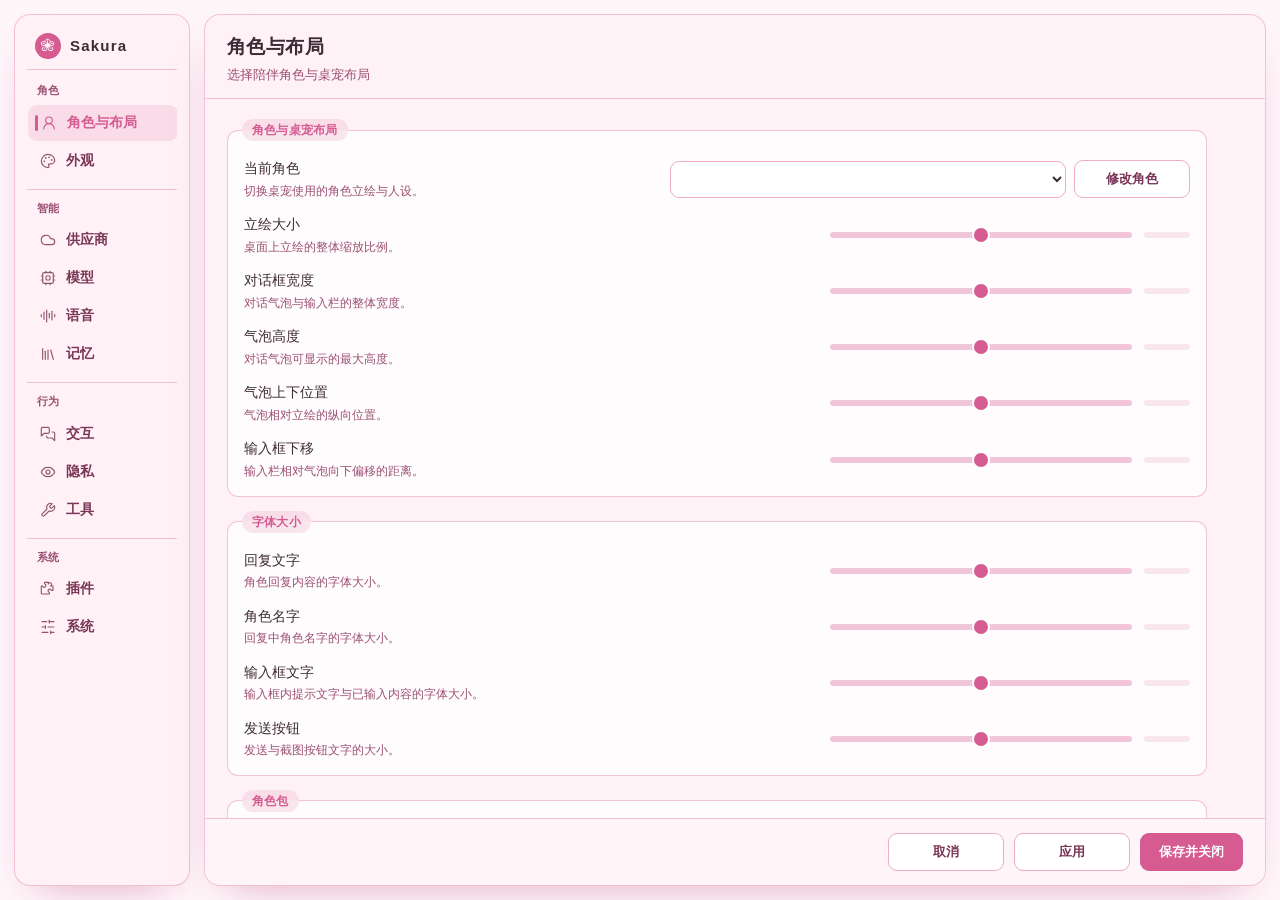
<file: tools/settings-tauri/frontend/index.html>
<!doctype html>
<html lang="zh-CN">
  <head>
    <meta charset="utf-8" />
    <meta name="viewport" content="width=device-width, initial-scale=1" />
    <title>Sakura 设置</title>
    <link rel="stylesheet" href="./styles.css" />
  </head>
  <body>
    <main class="settings-shell">
      <aside class="nav-card" aria-label="设置分类">
        <div class="nav-brand">
          <span class="nav-brand-mark" aria-hidden="true">❀</span>
          <span class="nav-brand-text">Sakura</span>
        </div>
        <nav class="nav-list">
          <div class="nav-group" role="group" aria-labelledby="navgrp-character">
            <p class="nav-group-label" id="navgrp-character">角色</p>
            <button class="nav-item is-active" type="button" data-page="character" aria-current="page">
              <span class="nav-item-icon" aria-hidden="true"><svg width="16" height="16" viewBox="0 0 24 24" fill="none" stroke="currentColor" stroke-width="1.75" stroke-linecap="round" stroke-linejoin="round"><circle cx="12" cy="8" r="5"/><path d="M20 21a8 8 0 0 0-16 0"/></svg></span>
              <span class="nav-item-label">角色与布局</span>
            </button>
            <button class="nav-item" type="button" data-page="appearance">
              <span class="nav-item-icon" aria-hidden="true"><svg width="16" height="16" viewBox="0 0 24 24" fill="none" stroke="currentColor" stroke-width="1.75" stroke-linecap="round" stroke-linejoin="round"><circle cx="13.5" cy="6.5" r=".5" fill="currentColor"/><circle cx="17.5" cy="10.5" r=".5" fill="currentColor"/><circle cx="8.5" cy="7.5" r=".5" fill="currentColor"/><circle cx="6.5" cy="12.5" r=".5" fill="currentColor"/><path d="M12 2C6.5 2 2 6.5 2 12s4.5 10 10 10c.926 0 1.648-.746 1.648-1.688 0-.437-.18-.835-.437-1.125-.29-.289-.438-.652-.438-1.125a1.64 1.64 0 0 1 1.668-1.668h1.996c3.051 0 5.555-2.503 5.555-5.554C21.965 6.012 17.461 2 12 2z"/></svg></span>
              <span class="nav-item-label">外观</span>
            </button>
          </div>
          <div class="nav-group" role="group" aria-labelledby="navgrp-ai">
            <p class="nav-group-label" id="navgrp-ai">智能</p>
            <button class="nav-item" type="button" data-page="providers">
              <span class="nav-item-icon" aria-hidden="true"><svg width="16" height="16" viewBox="0 0 24 24" fill="none" stroke="currentColor" stroke-width="1.75" stroke-linecap="round" stroke-linejoin="round"><path d="M17.5 19H9a7 7 0 1 1 6.71-9h1.79a4.5 4.5 0 1 1 0 9Z"/></svg></span>
              <span class="nav-item-label">供应商</span>
            </button>
            <button class="nav-item" type="button" data-page="model">
              <span class="nav-item-icon" aria-hidden="true"><svg width="16" height="16" viewBox="0 0 24 24" fill="none" stroke="currentColor" stroke-width="1.75" stroke-linecap="round" stroke-linejoin="round"><rect width="16" height="16" x="4" y="4" rx="2"/><rect width="6" height="6" x="9" y="9" rx="1"/><path d="M15 2v2"/><path d="M15 20v2"/><path d="M2 15h2"/><path d="M2 9h2"/><path d="M20 15h2"/><path d="M20 9h2"/><path d="M9 2v2"/><path d="M9 20v2"/></svg></span>
              <span class="nav-item-label">模型</span>
            </button>
            <button class="nav-item" type="button" data-page="voice">
              <span class="nav-item-icon" aria-hidden="true"><svg width="16" height="16" viewBox="0 0 24 24" fill="none" stroke="currentColor" stroke-width="1.75" stroke-linecap="round" stroke-linejoin="round"><path d="M2 10v3"/><path d="M6 6v11"/><path d="M10 3v18"/><path d="M14 8v7"/><path d="M18 5v13"/><path d="M22 10v3"/></svg></span>
              <span class="nav-item-label">语音</span>
            </button>
            <button class="nav-item" type="button" data-page="memory">
              <span class="nav-item-icon" aria-hidden="true"><svg width="16" height="16" viewBox="0 0 24 24" fill="none" stroke="currentColor" stroke-width="1.75" stroke-linecap="round" stroke-linejoin="round"><path d="m16 6 4 14"/><path d="M12 6v14"/><path d="M8 8v12"/><path d="M4 4v16"/></svg></span>
              <span class="nav-item-label">记忆</span>
            </button>
          </div>
          <div class="nav-group" role="group" aria-labelledby="navgrp-behavior">
            <p class="nav-group-label" id="navgrp-behavior">行为</p>
            <button class="nav-item" type="button" data-page="interaction">
              <span class="nav-item-icon" aria-hidden="true"><svg width="16" height="16" viewBox="0 0 24 24" fill="none" stroke="currentColor" stroke-width="1.75" stroke-linecap="round" stroke-linejoin="round"><path d="M14 9a2 2 0 0 1-2 2H6l-4 4V4a2 2 0 0 1 2-2h8a2 2 0 0 1 2 2z"/><path d="M18 9h2a2 2 0 0 1 2 2v11l-4-4h-6a2 2 0 0 1-2-2v-1"/></svg></span>
              <span class="nav-item-label">交互</span>
            </button>
            <button class="nav-item" type="button" data-page="privacy">
              <span class="nav-item-icon" aria-hidden="true"><svg width="16" height="16" viewBox="0 0 24 24" fill="none" stroke="currentColor" stroke-width="1.75" stroke-linecap="round" stroke-linejoin="round"><path d="M2 12s3-7 10-7 10 7 10 7-3 7-10 7-10-7-10-7Z"/><circle cx="12" cy="12" r="3"/></svg></span>
              <span class="nav-item-label">隐私</span>
            </button>
            <button class="nav-item" type="button" data-page="tools">
              <span class="nav-item-icon" aria-hidden="true"><svg width="16" height="16" viewBox="0 0 24 24" fill="none" stroke="currentColor" stroke-width="1.75" stroke-linecap="round" stroke-linejoin="round"><path d="M14.7 6.3a1 1 0 0 0 0 1.4l1.6 1.6a1 1 0 0 0 1.4 0l3.77-3.77a6 6 0 0 1-7.94 7.94l-6.91 6.91a2.12 2.12 0 0 1-3-3l6.91-6.91a6 6 0 0 1 7.94-7.94l-3.76 3.76z"/></svg></span>
              <span class="nav-item-label">工具</span>
            </button>
          </div>
          <div class="nav-group" role="group" aria-labelledby="navgrp-system">
            <p class="nav-group-label" id="navgrp-system">系统</p>
            <button class="nav-item" type="button" data-page="plugins">
              <span class="nav-item-icon" aria-hidden="true"><svg width="16" height="16" viewBox="0 0 24 24" fill="none" stroke="currentColor" stroke-width="1.75" stroke-linecap="round" stroke-linejoin="round"><path d="M15.5 7.5a2.5 2.5 0 1 0-3-3V2H7v2.5a2.5 2.5 0 1 1-3 3H2v11a1 1 0 0 0 1 1h11v-2.5a2.5 2.5 0 1 1 3-3H19.5V7.5z"/></svg></span>
              <span class="nav-item-label">插件</span>
            </button>
            <button class="nav-item" type="button" data-page="system">
              <span class="nav-item-icon" aria-hidden="true"><svg width="16" height="16" viewBox="0 0 24 24" fill="none" stroke="currentColor" stroke-width="1.75" stroke-linecap="round" stroke-linejoin="round"><line x1="21" x2="14" y1="4" y2="4"/><line x1="10" x2="3" y1="4" y2="4"/><line x1="21" x2="12" y1="12" y2="12"/><line x1="8" x2="3" y1="12" y2="12"/><line x1="21" x2="16" y1="20" y2="20"/><line x1="12" x2="3" y1="20" y2="20"/><line x1="14" x2="14" y1="2" y2="6"/><line x1="8" x2="8" y1="10" y2="14"/><line x1="16" x2="16" y1="18" y2="22"/></svg></span>
              <span class="nav-item-label">系统</span>
            </button>
          </div>
        </nav>
      </aside>

      <section class="detail-card">
        <header id="onboardingHead" class="onboarding-head" hidden>
          <div>
            <p class="onboarding-kicker">首次启动</p>
            <h1>让 Sakura 准备好陪你</h1>
            <p>完成两个必要步骤，其他选项可以稍后再调整。</p>
          </div>
          <div class="onboarding-steps" role="list" aria-label="初始化进度">
            <button id="onboardingCharacterStep" class="onboarding-step" type="button" role="listitem">
              <span>1</span> 添加角色
            </button>
            <span class="onboarding-step-line" aria-hidden="true"></span>
            <button id="onboardingProviderStep" class="onboarding-step" type="button" role="listitem">
              <span>2</span> 配置供应商
            </button>
            <span class="onboarding-step-line" aria-hidden="true"></span>
            <span id="onboardingCompleteStep" class="onboarding-step is-static" role="listitem">
              <span>3</span> 完成
            </span>
          </div>
        </header>
        <header class="page-head">
          <h1 id="pageTitle" class="page-title">角色与布局</h1>
          <p id="pageSubtitle" class="page-subtitle">选择陪伴角色与桌宠布局</p>
        </header>

        <div class="page-scroll">
        <section id="page-character" class="settings-page is-active">
          <fieldset class="settings-group">
            <legend>角色与桌宠布局</legend>
            <div class="setting-row">
              <label class="setting-row-text" for="characterSelect">
                <span class="setting-title">当前角色</span>
                <span class="setting-desc">切换桌宠使用的角色立绘与人设。</span>
              </label>
              <div class="character-select-controls">
                <select id="characterSelect"></select>
                <button id="characterEditorButton" type="button" class="secondary-button">修改角色</button>
              </div>
            </div>
            <div class="setting-row">
              <label class="setting-row-text" for="portraitScale">
                <span class="setting-title">立绘大小</span>
                <span class="setting-desc">桌面上立绘的整体缩放比例。</span>
              </label>
              <div class="slider-control">
                <input id="portraitScale" class="layout-slider" type="range" step="1" />
                <output class="slider-value" for="portraitScale"></output>
              </div>
            </div>
            <div class="setting-row">
              <label class="setting-row-text" for="controlPanelWidth">
                <span class="setting-title">对话框宽度</span>
                <span class="setting-desc">对话气泡与输入栏的整体宽度。</span>
              </label>
              <div class="slider-control">
                <input id="controlPanelWidth" class="layout-slider" type="range" step="1" />
                <output class="slider-value" for="controlPanelWidth"></output>
              </div>
            </div>
            <div class="setting-row">
              <label class="setting-row-text" for="bubbleHeight">
                <span class="setting-title">气泡高度</span>
                <span class="setting-desc">对话气泡可显示的最大高度。</span>
              </label>
              <div class="slider-control">
                <input id="bubbleHeight" class="layout-slider" type="range" step="1" />
                <output class="slider-value" for="bubbleHeight"></output>
              </div>
            </div>
            <div class="setting-row">
              <label class="setting-row-text" for="controlPanelOffset">
                <span class="setting-title">气泡上下位置</span>
                <span class="setting-desc">气泡相对立绘的纵向位置。</span>
              </label>
              <div class="slider-control">
                <input id="controlPanelOffset" class="layout-slider" type="range" step="1" />
                <output class="slider-value" for="controlPanelOffset"></output>
              </div>
            </div>
            <div class="setting-row">
              <label class="setting-row-text" for="inputBarOffset">
                <span class="setting-title">输入框下移</span>
                <span class="setting-desc">输入栏相对气泡向下偏移的距离。</span>
              </label>
              <div class="slider-control">
                <input id="inputBarOffset" class="layout-slider" type="range" step="1" />
                <output class="slider-value" for="inputBarOffset"></output>
              </div>
            </div>
          </fieldset>

          <fieldset class="settings-group">
            <legend>字体大小</legend>
            <div class="setting-row">
              <label class="setting-row-text" for="speechFontSize">
                <span class="setting-title">回复文字</span>
                <span class="setting-desc">角色回复内容的字体大小。</span>
              </label>
              <div class="slider-control">
                <input id="speechFontSize" class="layout-slider" type="range" step="1" />
                <output class="slider-value" for="speechFontSize"></output>
              </div>
            </div>
            <div class="setting-row">
              <label class="setting-row-text" for="nameFontSize">
                <span class="setting-title">角色名字</span>
                <span class="setting-desc">回复中角色名字的字体大小。</span>
              </label>
              <div class="slider-control">
                <input id="nameFontSize" class="layout-slider" type="range" step="1" />
                <output class="slider-value" for="nameFontSize"></output>
              </div>
            </div>
            <div class="setting-row">
              <label class="setting-row-text" for="inputFontSize">
                <span class="setting-title">输入框文字</span>
                <span class="setting-desc">输入框内提示文字与已输入内容的字体大小。</span>
              </label>
              <div class="slider-control">
                <input id="inputFontSize" class="layout-slider" type="range" step="1" />
                <output class="slider-value" for="inputFontSize"></output>
              </div>
            </div>
            <div class="setting-row">
              <label class="setting-row-text" for="buttonFontSize">
                <span class="setting-title">发送按钮</span>
                <span class="setting-desc">发送与截图按钮文字的大小。</span>
              </label>
              <div class="slider-control">
                <input id="buttonFontSize" class="layout-slider" type="range" step="1" />
                <output class="slider-value" for="buttonFontSize"></output>
              </div>
            </div>
          </fieldset>
          <fieldset class="settings-group">
            <legend>角色包</legend>
            <div class="setting-row">
              <div class="setting-row-text">
                <span class="setting-title">导入/导出</span>
                <span id="characterArchiveHint" class="setting-desc">管理 Sakura .char 与 .voice 文件。</span>
              </div>
              <div class="archive-controls">
                <button id="characterImportButton" type="button" class="secondary-button">导入 .char</button>
                <button id="ttsVoiceImportButton" type="button" class="secondary-button">导入 .voice</button>
                <button id="characterExportButton" type="button" class="secondary-button">导出</button>
              </div>
            </div>
          </fieldset>
        </section>

        <section id="page-privacy" class="settings-page">
          <fieldset class="settings-group">
            <legend>主动屏幕感知</legend>
            <div class="setting-row">
              <label class="setting-row-text" for="enabled">
                <span class="setting-title">启用主动屏幕感知</span>
                <span class="setting-desc">桌宠定时截屏判断是否主动找你搭话。</span>
              </label>
              <span class="setting-toggle"><input id="enabled" type="checkbox" /></span>
            </div>
            <div class="setting-row">
              <label class="setting-row-text" for="checkInterval">
                <span class="setting-title">主动检查间隔</span>
                <span class="setting-desc">每隔多久截屏检查一次屏幕内容。</span>
              </label>
              <span class="field-unit"><input id="checkInterval" type="number" step="1" /><span class="unit">分钟</span></span>
            </div>
            <div class="setting-row">
              <label class="setting-row-text" for="cooldown">
                <span class="setting-title">主动发言冷却</span>
                <span class="setting-desc">两次主动搭话之间的最短间隔。</span>
              </label>
              <span class="field-unit"><input id="cooldown" type="number" step="1" /><span class="unit">分钟</span></span>
            </div>
            <div class="setting-row">
              <label class="setting-row-text" for="batchLimit">
                <span class="setting-title">单次最多发送截图</span>
                <span class="setting-desc">一次主动感知最多附带的截图张数。</span>
              </label>
              <span class="field-unit"><input id="batchLimit" type="number" step="1" /><span class="unit">张</span></span>
            </div>
            <div class="setting-row">
              <label class="setting-row-text" for="screenResolution">
                <span class="setting-title">截图分辨率</span>
                <span class="setting-desc">发送前等比缩小截图；固定档位不会放大小于目标尺寸的屏幕。</span>
              </label>
              <select id="screenResolution">
                <option value="fullscreen">全屏分辨率</option>
                <option value="720p">720p</option>
                <option value="1080p">1080p</option>
                <option value="2160p">2160p</option>
              </select>
            </div>
            <div class="setting-row">
              <div class="setting-row-text">
                <span class="setting-title">预计图像 token</span>
                <span class="setting-desc">按当前屏幕和所选分辨率估算每张截图消耗的 token。</span>
              </div>
              <p id="tokenEstimate" class="hint"></p>
            </div>
          </fieldset>
        </section>

        <section id="page-tools" class="settings-page">
          <fieldset class="settings-group">
            <legend>桌面控制</legend>
            <div class="setting-row">
              <label class="setting-row-text" for="windowsMcp">
                <span class="setting-title">Windows MCP 桌面控制</span>
                <span class="setting-desc">允许桌宠通过 MCP 操作桌面与应用。</span>
              </label>
              <span class="setting-toggle"><input id="windowsMcp" type="checkbox" /></span>
            </div>
          </fieldset>
          <fieldset class="settings-group">
            <legend>工具循环上限</legend>
            <div class="setting-row">
              <label class="setting-row-text" for="agentSteps">
                <span class="setting-title">循环步数</span>
                <span class="setting-desc">单轮对话最多执行的智能体步数。</span>
              </label>
              <span class="field-unit"><input id="agentSteps" type="number" step="1" /><span class="unit">步</span></span>
            </div>
            <div class="setting-row">
              <label class="setting-row-text" for="toolCallsPerStep">
                <span class="setting-title">每步工具数</span>
                <span class="setting-desc">每个步骤内最多调用的工具次数。</span>
              </label>
              <span class="field-unit"><input id="toolCallsPerStep" type="number" step="1" /><span class="unit">次</span></span>
            </div>
            <div class="setting-row">
              <label class="setting-row-text" for="toolCallsPerTurn">
                <span class="setting-title">整轮工具数</span>
                <span class="setting-desc">整轮对话累计的工具调用上限。</span>
              </label>
              <span class="field-unit"><input id="toolCallsPerTurn" type="number" step="1" /><span class="unit">次</span></span>
            </div>
          </fieldset>
        </section>

        <section id="page-plugins" class="settings-page admin-page">
          <div id="pluginStatusStrip" class="admin-strip"></div>
          <div class="admin-toolbar">
            <input id="pluginSearch" class="admin-search" type="text" placeholder="搜索插件、作者、ID" />
            <select id="pluginStatusFilter">
              <option value="all">全部状态</option>
              <option value="enabled">已启用</option>
              <option value="disabled">已禁用</option>
              <option value="required">必需</option>
              <option value="changed">有改动</option>
            </select>
            <select id="pluginPermissionFilter">
              <option value="">全部权限</option>
            </select>
          </div>
          <div class="admin-workbench">
            <div id="pluginList" class="admin-list"></div>
            <aside id="pluginDetail" class="admin-detail"></aside>
          </div>
        </section>

        <section id="page-providers" class="settings-page admin-page">
          <div id="providerStatusStrip" class="admin-strip"></div>
          <div class="admin-toolbar">
            <input id="providerSearch" class="admin-search" type="text" placeholder="搜索供应商、Base URL" />
            <button id="addProviderButton" class="secondary-button" type="button">添加供应商</button>
          </div>
          <div class="admin-workbench">
            <div id="providerList" class="admin-list"></div>
            <aside id="providerDetail" class="admin-detail"></aside>
          </div>
        </section>

        <section id="page-model" class="settings-page">
          <fieldset class="settings-group">
            <legend>模型槽位</legend>
            <div id="modelSlots" class="dynamic-list"></div>
          </fieldset>

          <details class="settings-group advanced-section">
            <summary>高级参数</summary>
            <div class="setting-row">
              <label class="setting-row-text" for="apiTimeout">
                <span class="setting-title">超时 (timeout_seconds)</span>
                <span class="setting-desc">单次请求等待响应的最长时间。</span>
              </label>
              <span class="field-unit"><input id="apiTimeout" type="number" step="1" /><span class="unit">秒</span></span>
            </div>
            <div class="setting-row">
              <label class="setting-row-text" for="apiTemperature">
                <span class="setting-title">创造性 (temperature)</span>
                <span class="setting-desc">越高回复越灵活，越低越稳定（0–2）。</span>
              </label>
              <input id="apiTemperature" type="number" min="0" max="2" step="0.01" />
            </div>
            <div class="setting-row">
              <label class="setting-row-text" for="apiTopP">
                <span class="setting-title">用词多样性 (top_p)</span>
                <span class="setting-desc">通常保持关闭；需要更细地控制回复变化时再开启。</span>
              </label>
              <label class="inline-input">
                <input id="apiTopPEnabled" type="checkbox" />
                <span>自定义</span>
                <input id="apiTopP" type="number" min="0" max="1" step="0.01" />
              </label>
            </div>
            <div class="setting-row">
              <label class="setting-row-text" for="apiMaxTokens">
                <span class="setting-title">回复长度 (max_tokens)</span>
                <span class="setting-desc">通常保持关闭；需要限制单次回复长度时再开启。</span>
              </label>
              <label class="inline-input">
                <input id="apiMaxTokensEnabled" type="checkbox" />
                <span>自定义</span>
                <input id="apiMaxTokens" type="number" step="1" />
              </label>
            </div>
          </details>
        </section>

        <section id="page-voice" class="settings-page">
          <fieldset class="settings-group">
            <legend>TTS 语音</legend>
            <div class="setting-row">
              <label class="setting-row-text" for="ttsEnabled">
                <span class="setting-title">启用 TTS 语音</span>
                <span class="setting-desc">让桌宠用合成语音朗读回复。</span>
              </label>
              <span class="setting-toggle"><input id="ttsEnabled" type="checkbox" /></span>
            </div>
            <div class="setting-row">
              <label class="setting-row-text" for="ttsProvider">
                <span class="setting-title">TTS 提供器</span>
                <span class="setting-desc">选择语音合成的后端引擎。</span>
              </label>
              <select id="ttsProvider"></select>
            </div>
            <div id="ttsBundleNoticeRow" hidden>
              <p id="ttsBundleNotice" class="page-note"></p>
            </div>
            <details class="resource-foldout">
              <summary>
                <span>TTS 整合包</span>
              </summary>
              <div id="ttsResourceCard" class="resource-card"></div>
            </details>
            <input id="ttsConfigPath" type="hidden" />
            <div class="setting-row">
              <div class="setting-row-text">
                <span class="setting-title">语音测试</span>
                <span class="setting-desc">按当前表单配置检测 TTS 服务。</span>
              </div>
              <button id="ttsTestButton" class="secondary-button" type="button">测试语音</button>
            </div>
            <details class="advanced-section">
              <summary>高级参数</summary>
              <div class="setting-row">
                <label class="setting-row-text" for="ttsApiUrl">
                  <span class="setting-title">API URL</span>
                  <span class="setting-desc">TTS 服务的接口地址。</span>
                </label>
                <input id="ttsApiUrl" class="wide-input" type="text" />
              </div>
              <div class="setting-row">
                <label class="setting-row-text" for="ttsWorkDir">
                  <span class="setting-title">工作目录</span>
                  <span class="setting-desc">TTS 引擎运行所在的工作目录路径。</span>
                </label>
                <input id="ttsWorkDir" class="wide-input" type="text" />
              </div>
              <div class="setting-row">
                <label class="setting-row-text" for="ttsPythonPath">
                  <span class="setting-title">TTS Python</span>
                  <span class="setting-desc">运行 TTS 引擎使用的 Python 解释器路径。</span>
                </label>
                <input id="ttsPythonPath" class="wide-input" type="text" />
              </div>
              <div class="setting-row">
                <label class="setting-row-text" for="ttsTimeout">
                  <span class="setting-title">超时</span>
                  <span class="setting-desc">等待语音合成完成的最长时间。</span>
                </label>
                <span class="field-unit"><input id="ttsTimeout" type="number" step="1" /><span class="unit">秒</span></span>
              </div>
            </details>
          </fieldset>
        </section>

        <section id="page-appearance" class="settings-page">
          <fieldset class="settings-group">
            <legend>配色</legend>
            <div id="themeColors" class="theme-colors"></div>
          </fieldset>
          <fieldset class="settings-group">
            <legend>输入栏</legend>
            <div class="setting-row">
              <label class="setting-row-text" for="visualEffectMode">
                <span class="setting-title">外观效果</span>
                <span class="setting-desc">输入栏的毛玻璃 / 透明等视觉风格。</span>
              </label>
              <select id="visualEffectMode"></select>
            </div>
            <div class="setting-row">
              <div class="setting-row-text">
                <span class="setting-title">主题操作</span>
                <span class="setting-desc">根据角色默认立绘生成配色，或恢复角色包默认主题。</span>
              </div>
              <div class="inline-actions">
                <button id="themeAiButton" class="secondary-button" type="button">AI 生成配色</button>
                <button id="resetThemeButton" class="secondary-button" type="button">恢复默认配色</button>
              </div>
            </div>
          </fieldset>
        </section>

        <section id="page-interaction" class="settings-page">
          <fieldset class="settings-group">
            <legend>字幕与回复</legend>
            <div class="setting-row">
              <label class="setting-row-text" for="subtitleTypingInterval">
                <span class="setting-title">字幕逐字间隔</span>
                <span class="setting-desc">字幕逐字显示的间隔时间。</span>
              </label>
              <span class="field-unit"><input id="subtitleTypingInterval" type="number" step="1" /><span class="unit">ms</span></span>
            </div>
            <div class="setting-row">
              <label class="setting-row-text" for="replySegmentPause">
                <span class="setting-title">回复分段停顿</span>
                <span class="setting-desc">多段回复之间的停顿时间。</span>
              </label>
              <span class="field-unit"><input id="replySegmentPause" type="number" step="1" /><span class="unit">ms</span></span>
            </div>
          </fieldset>

          <fieldset class="settings-group">
            <legend>气泡</legend>
            <div class="setting-row">
              <label class="setting-row-text" for="bubbleAutoHide">
                <span class="setting-title">气泡自动隐藏</span>
                <span class="setting-desc">无操作一段时间后自动隐藏气泡。</span>
              </label>
              <span class="setting-toggle"><input id="bubbleAutoHide" type="checkbox" /></span>
            </div>
            <div class="setting-row">
              <label class="setting-row-text" for="bubbleAutoHideDelay">
                <span class="setting-title">无操作时长</span>
                <span class="setting-desc">触发自动隐藏前的无操作时长。</span>
              </label>
              <span class="field-unit"><input id="bubbleAutoHideDelay" type="number" step="1" /><span class="unit">秒</span></span>
            </div>
          </fieldset>

          <fieldset class="settings-group">
            <legend>接话</legend>
            <div class="setting-row">
              <label class="setting-row-text" for="backchannelEnabled">
                <span class="setting-title">启用快速接话</span>
                <span class="setting-desc">在你说话间隙快速给出简短回应。</span>
              </label>
              <span class="setting-toggle"><input id="backchannelEnabled" type="checkbox" /></span>
            </div>
            <div class="setting-row">
              <label class="setting-row-text" for="backchannelMode">
                <span class="setting-title">模式</span>
                <span class="setting-desc">规则更稳，智能辅助会使用本地模型帮助判断。</span>
              </label>
              <select id="backchannelMode">
                <option value="rules">规则</option>
                <option value="hybrid">智能辅助</option>
              </select>
            </div>
            <div class="setting-row">
              <label class="setting-row-text" for="backchannelDelay">
                <span class="setting-title">延迟</span>
                <span class="setting-desc">接话前的等待延迟。</span>
              </label>
              <span class="field-unit"><input id="backchannelDelay" type="number" step="1" /><span class="unit">毫秒</span></span>
            </div>
            <div class="setting-row">
              <label class="setting-row-text" for="backchannelProbability">
                <span class="setting-title">概率</span>
                <span class="setting-desc">命中接话的概率（0–1）。</span>
              </label>
              <input id="backchannelProbability" type="number" min="0" max="1" step="0.01" />
            </div>
            <div class="setting-row">
              <label class="setting-row-text" for="backchannelTtsEnabled">
                <span class="setting-title">接话语音</span>
                <span class="setting-desc">接话时同时播放 TTS。</span>
              </label>
              <span class="setting-toggle"><input id="backchannelTtsEnabled" type="checkbox" /></span>
            </div>
            <details class="resource-foldout">
              <summary>
                <span>接话模型</span>
              </summary>
              <div id="backchannelResourceCard" class="resource-card"></div>
            </details>
          </fieldset>
        </section>

        <section id="page-system" class="settings-page">
          <fieldset class="settings-group">
            <legend>启动</legend>
            <div class="setting-row">
              <label class="setting-row-text" for="launchAtLogin">
                <span class="setting-title">开机自启动</span>
                <span class="setting-desc">登录系统后自动启动 Sakura。</span>
              </label>
              <span class="setting-toggle"><input id="launchAtLogin" type="checkbox" /></span>
            </div>
          </fieldset>

          <fieldset class="settings-group">
            <legend>调试日志</legend>
            <div class="setting-row">
              <label class="setting-row-text" for="debugLogEnabled">
                <span class="setting-title">终端调试日志</span>
                <span class="setting-desc">在终端输出运行调试日志。</span>
              </label>
              <span class="setting-toggle"><input id="debugLogEnabled" type="checkbox" /></span>
            </div>
            <div class="setting-row">
              <label class="setting-row-text" for="debugBodyEnabled">
                <span class="setting-title">完整模型回复正文</span>
                <span class="setting-desc">在终端日志中展开模型原始回复，不显示完整请求正文。</span>
              </label>
              <span class="setting-toggle"><input id="debugBodyEnabled" type="checkbox" /></span>
            </div>
            <div class="setting-row">
              <label class="setting-row-text" for="debugFileEnabled">
                <span class="setting-title">文件运行日志</span>
                <span class="setting-desc">把运行日志额外写入文件。</span>
              </label>
              <span class="setting-toggle"><input id="debugFileEnabled" type="checkbox" /></span>
            </div>
            <div class="setting-row">
              <label class="setting-row-text" for="stageDebugOverlay">
                <span class="setting-title">显示舞台调试框</span>
                <span class="setting-desc">在桌面叠加舞台调试边框。</span>
              </label>
              <span class="setting-toggle"><input id="stageDebugOverlay" type="checkbox" /></span>
            </div>
            <div class="setting-row">
              <label class="setting-row-text" for="stageCollisionMask">
                <span class="setting-title">舞台碰撞贴合</span>
                <span class="setting-desc">按碰撞区域贴合舞台边界。</span>
              </label>
              <span class="setting-toggle"><input id="stageCollisionMask" type="checkbox" /></span>
            </div>
          </fieldset>
        </section>

        <section id="page-memory" class="settings-page admin-page">
          <div class="admin-topline">
            <div id="memoryStatusStrip" class="admin-strip"></div>
            <div class="admin-mini-panel">
              <label class="compact-number" for="memoryTriggerTurns">
                <span>自动整理频率</span>
                <input id="memoryTriggerTurns" type="number" step="1" />
                <span class="unit">轮</span>
              </label>
            </div>
          </div>
          <details class="resource-foldout">
            <summary>
              <span>记忆模型</span>
            </summary>
            <div id="memoryModelResourceCard" class="resource-card"></div>
          </details>
          <div class="admin-toolbar">
            <input id="memorySearch" class="admin-search" type="text" placeholder="搜索内容、ID、分类、来源" />
            <select id="memoryLayerFilter"></select>
            <select id="memorySort">
              <option value="updated_desc">最近更新</option>
              <option value="importance_desc">重要性</option>
              <option value="confidence_desc">置信度</option>
            </select>
            <button id="memoryAddButton" class="secondary-button" type="button">新增记忆</button>
            <button id="memoryRefreshButton" class="secondary-button" type="button">刷新</button>
          </div>
          <div class="admin-workbench">
            <div id="memoryList" class="admin-list"></div>
            <aside class="admin-detail">
              <textarea id="memoryContent" class="memory-editor" placeholder="选择左侧记忆后编辑"></textarea>
              <div class="detail-grid">
                <label>
                  <span>层级</span>
                  <select id="memoryLayer"></select>
                </label>
                <label>
                  <span>分类</span>
                  <input id="memoryCategory" type="text" />
                </label>
                <label>
                  <span>来源</span>
                  <input id="memorySource" type="text" />
                </label>
                <label>
                  <span>重要性</span>
                  <input id="memoryImportance" type="number" min="0" max="1" step="0.05" />
                </label>
                <label>
                  <span>置信度</span>
                  <input id="memoryConfidence" type="number" min="0" max="1" step="0.05" />
                </label>
              </div>
              <dl id="memoryMeta" class="detail-meta"></dl>
              <div class="detail-actions">
                <button id="memorySaveButton" type="button">保存记忆</button>
                <button id="memoryRevertButton" class="secondary-button" type="button">还原</button>
                <button id="memoryDeleteButton" class="danger-button" type="button">删除</button>
              </div>
            </aside>
          </div>
        </section>
        </div>

        <footer>
          <div class="footer-status">
            <span class="dirty-flag">● 有未保存的改动</span>
            <p id="errorText" class="error" role="alert"></p>
          </div>
          <button id="onboardingBackButton" class="secondary-button" type="button" hidden>返回角色</button>
          <button id="cancelButton" class="secondary-button" type="button">取消</button>
          <button id="applyButton" class="secondary-button" type="button">应用</button>
          <button id="saveButton" type="button">保存并关闭</button>
        </footer>
      </section>
    </main>

    <div id="toastStack" class="toast-stack" aria-live="polite"></div>

    <script src="./settings.js"></script>
  </body>
</html>
</file>
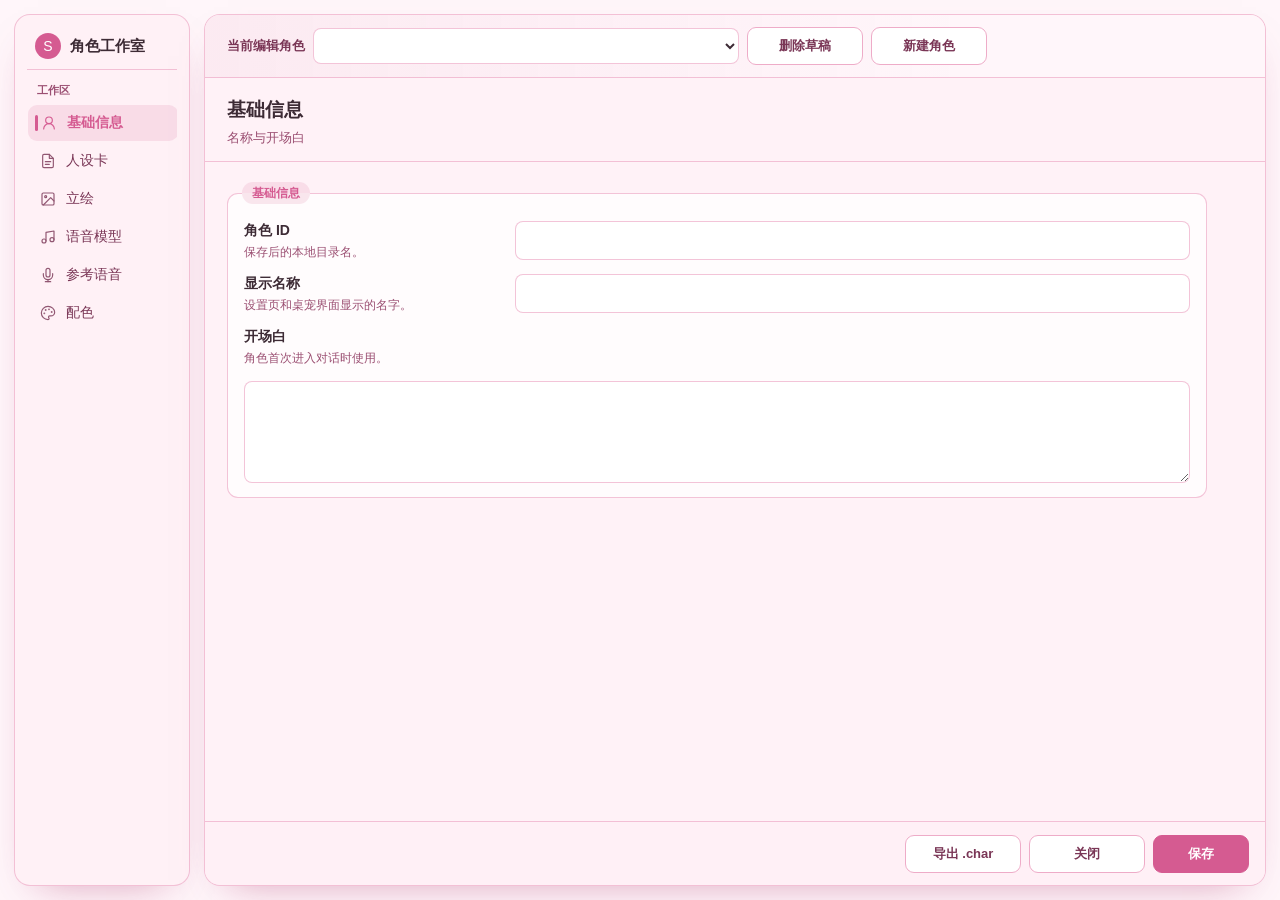
<file: tools/studio-tauri/frontend/index.html>
<!doctype html>
<html lang="zh-CN">
  <head>
    <meta charset="utf-8" />
    <meta name="viewport" content="width=device-width, initial-scale=1" />
    <title>Sakura 角色工作室</title>
    <link rel="stylesheet" href="./styles.css" />
  </head>
  <body>
    <main class="settings-shell studio-shell">
      <aside class="nav-card" aria-label="角色工作室导航">
        <div class="nav-brand">
          <span class="nav-brand-mark">S</span>
          <span class="nav-brand-text">角色工作室</span>
        </div>
        <nav class="nav-list">
          <div class="nav-group" role="group" aria-labelledby="navgrp-studio">
            <p class="nav-group-label" id="navgrp-studio">工作区</p>
            <button class="nav-item is-active" type="button" data-page="basic" aria-current="page">
              <span class="nav-item-icon" aria-hidden="true"><svg width="16" height="16" viewBox="0 0 24 24" fill="none" stroke="currentColor" stroke-width="1.75" stroke-linecap="round" stroke-linejoin="round"><circle cx="12" cy="8" r="5"/><path d="M20 21a8 8 0 0 0-16 0"/></svg></span>
              <span class="nav-item-label">基础信息</span>
            </button>
            <button class="nav-item" type="button" data-page="card">
              <span class="nav-item-icon" aria-hidden="true"><svg width="16" height="16" viewBox="0 0 24 24" fill="none" stroke="currentColor" stroke-width="1.75" stroke-linecap="round" stroke-linejoin="round"><path d="M14 2H6a2 2 0 0 0-2 2v16a2 2 0 0 0 2 2h12a2 2 0 0 0 2-2V8z"/><path d="M14 2v6h6"/><path d="M8 13h8"/><path d="M8 17h6"/></svg></span>
              <span class="nav-item-label">人设卡</span>
            </button>
            <button class="nav-item" type="button" data-page="portrait">
              <span class="nav-item-icon" aria-hidden="true"><svg width="16" height="16" viewBox="0 0 24 24" fill="none" stroke="currentColor" stroke-width="1.75" stroke-linecap="round" stroke-linejoin="round"><rect x="3" y="3" width="18" height="18" rx="2"/><circle cx="8.5" cy="8.5" r="1.5"/><path d="m21 15-5-5L5 21"/></svg></span>
              <span class="nav-item-label">立绘</span>
            </button>
            <button class="nav-item" type="button" data-page="voice-model">
              <span class="nav-item-icon" aria-hidden="true"><svg width="16" height="16" viewBox="0 0 24 24" fill="none" stroke="currentColor" stroke-width="1.75" stroke-linecap="round" stroke-linejoin="round"><path d="M9 18V5l12-2v13"/><circle cx="6" cy="18" r="3"/><circle cx="18" cy="16" r="3"/></svg></span>
              <span class="nav-item-label">语音模型</span>
            </button>
            <button class="nav-item" type="button" data-page="reference-audio">
              <span class="nav-item-icon" aria-hidden="true"><svg width="16" height="16" viewBox="0 0 24 24" fill="none" stroke="currentColor" stroke-width="1.75" stroke-linecap="round" stroke-linejoin="round"><path d="M12 2a3 3 0 0 0-3 3v7a3 3 0 0 0 6 0V5a3 3 0 0 0-3-3z"/><path d="M19 10v2a7 7 0 0 1-14 0v-2"/><path d="M12 19v3"/><path d="M8 22h8"/></svg></span>
              <span class="nav-item-label">参考语音</span>
            </button>
            <button class="nav-item" type="button" data-page="theme">
              <span class="nav-item-icon" aria-hidden="true"><svg width="16" height="16" viewBox="0 0 24 24" fill="none" stroke="currentColor" stroke-width="1.75" stroke-linecap="round" stroke-linejoin="round"><circle cx="13.5" cy="6.5" r=".5" fill="currentColor"/><circle cx="17.5" cy="10.5" r=".5" fill="currentColor"/><circle cx="8.5" cy="7.5" r=".5" fill="currentColor"/><circle cx="6.5" cy="12.5" r=".5" fill="currentColor"/><path d="M12 2C6.5 2 2 6.5 2 12s4.5 10 10 10c.93 0 1.65-.75 1.65-1.69 0-.44-.18-.84-.44-1.12-.29-.29-.44-.66-.44-1.13 0-.92.75-1.67 1.67-1.67h2c3.05 0 5.55-2.5 5.55-5.55C21.97 6.01 17.46 2 12 2z"/></svg></span>
              <span class="nav-item-label">配色</span>
            </button>
          </div>
        </nav>
      </aside>

      <section class="detail-card">
        <div class="studio-character-bar">
          <div class="studio-character-controls">
            <label for="studioCharacterSelect">当前编辑角色</label>
            <select id="studioCharacterSelect"></select>
            <button id="discardDraftButton" type="button" class="secondary-button danger-button">删除草稿</button>
            <button id="newCharacterButton" type="button" class="secondary-button">新建角色</button>
          </div>
        </div>
        <header class="page-head">
          <h1 id="pageTitle" class="page-title">基础信息</h1>
          <p id="pageSubtitle" class="page-subtitle">名称与开场白</p>
        </header>

        <div class="page-scroll">
          <section id="page-basic" class="settings-page is-active">
            <fieldset class="settings-group">
              <legend>基础信息</legend>
              <div class="setting-row">
                <label class="setting-row-text" for="characterId">
                  <span class="setting-title">角色 ID</span>
                  <span class="setting-desc">保存后的本地目录名。</span>
                </label>
                <input id="characterId" type="text" autocomplete="off" />
              </div>
              <div class="setting-row">
                <label class="setting-row-text" for="displayName">
                  <span class="setting-title">显示名称</span>
                  <span class="setting-desc">设置页和桌宠界面显示的名字。</span>
                </label>
                <input id="displayName" type="text" autocomplete="off" />
              </div>
              <div class="setting-row setting-row-block">
                <label class="setting-row-text" for="initialMessage">
                  <span class="setting-title">开场白</span>
                  <span class="setting-desc">角色首次进入对话时使用。</span>
                </label>
                <textarea id="initialMessage" rows="4"></textarea>
              </div>
            </fieldset>
          </section>

          <section id="page-card" class="settings-page">
            <fieldset class="settings-group">
              <legend>人设卡</legend>
              <div class="setting-row setting-row-block">
                <label class="setting-row-text" for="cardText">
                  <span class="setting-title">系统人设</span>
                  <span class="setting-desc">保存为角色包内的 card.md。</span>
                </label>
                <textarea id="cardText" class="code-textarea" rows="16"></textarea>
              </div>
            </fieldset>
          </section>

          <section id="page-portrait" class="settings-page">
            <fieldset class="settings-group">
              <legend>立绘</legend>
              <div class="setting-row setting-row-block">
                <div class="resource-section-head">
                  <div class="setting-row-text">
                    <span class="setting-title">立绘资源</span>
                    <span class="setting-desc">选择默认立绘并填写描述标签；路径由工作区自动管理。</span>
                  </div>
                  <div class="resource-section-actions">
                    <button id="addExpressionButton" type="button" class="secondary-button">选择立绘</button>
                    <button id="importPortraitFolderButton" type="button" class="secondary-button">导入文件夹</button>
                  </div>
                </div>
                <div id="expressionList" class="expression-list"></div>
              </div>
            </fieldset>
          </section>

          <section id="page-voice-model" class="settings-page">
            <fieldset class="settings-group">
              <legend>语音模型</legend>
              <div class="setting-row">
                <div class="setting-row-text">
                  <span class="setting-title">启用语音</span>
                  <span class="setting-desc">使用角色包内的 GPT-SoVITS 配置。</span>
                </div>
                <label class="switch-control" for="voiceEnabled">
                  <input id="voiceEnabled" type="checkbox" />
                  <span class="switch-track" aria-hidden="true"><span class="switch-thumb"></span></span>
                  <span id="voiceEnabledLabel">未启用</span>
                </label>
              </div>
              <div id="voiceModelFields" class="voice-model-fields">
                <div class="setting-row">
                  <label class="setting-row-text" for="gptModelPath">
                    <span class="setting-title">GPT 模型</span>
                    <span class="setting-desc">角色包内的 .ckpt 模型，可留空使用运行时默认模型。</span>
                  </label>
                  <div class="path-control has-two-actions">
                    <input id="gptModelPath" type="text" readonly />
                    <button id="importGptModelButton" type="button" class="secondary-button compact-button">选择</button>
                    <button id="clearGptModelButton" type="button" class="secondary-button compact-button">清除</button>
                  </div>
                </div>
                <div class="setting-row">
                  <label class="setting-row-text" for="sovitsModelPath">
                    <span class="setting-title">SoVITS 模型</span>
                    <span class="setting-desc">角色包内的 .pth 模型，可留空使用运行时默认模型。</span>
                  </label>
                  <div class="path-control has-two-actions">
                    <input id="sovitsModelPath" type="text" readonly />
                    <button id="importSovitsModelButton" type="button" class="secondary-button compact-button">选择</button>
                    <button id="clearSovitsModelButton" type="button" class="secondary-button compact-button">清除</button>
                  </div>
                </div>
                <div class="setting-row">
                  <label class="setting-row-text" for="defaultRefLang">
                    <span class="setting-title">默认参考语言</span>
                    <span class="setting-desc">未单独指定时使用的参考语音语言，例如 ja、zh。</span>
                  </label>
                  <input id="defaultRefLang" type="text" autocomplete="off" />
                </div>
                <div class="setting-row">
                  <label class="setting-row-text" for="textLang">
                    <span class="setting-title">合成目标语言</span>
                    <span class="setting-desc">角色默认合成语言，例如 ja、zh。</span>
                  </label>
                  <input id="textLang" type="text" autocomplete="off" />
                </div>
              </div>
            </fieldset>
          </section>

          <section id="page-reference-audio" class="settings-page">
            <fieldset class="settings-group">
              <legend>参考语音</legend>
              <div class="reference-audio-intro">
                <div class="setting-row-text">
                  <span class="setting-title">语音与描述词</span>
                  <span class="setting-desc">每条描述词会写入 ref.txt，并自动成为可用的回复语气。</span>
                </div>
                <div class="resource-section-actions">
                  <button id="addReferenceAudioButton" type="button" class="secondary-button">添加参考语音</button>
                  <button id="importReferenceAudioFolderButton" type="button" class="secondary-button">导入文件夹</button>
                </div>
              </div>
              <div id="referenceAudioList" class="reference-audio-list"></div>
            </fieldset>
          </section>

          <section id="page-theme" class="settings-page">
            <fieldset class="settings-group">
              <legend>角色配色</legend>
              <div id="themeFields" class="theme-colors"></div>
            </fieldset>
          </section>
        </div>

        <footer class="settings-footer">
          <p id="errorText" class="error-text" role="alert"></p>
          <div class="footer-actions">
            <button id="exportButton" type="button" class="secondary-button">导出 .char</button>
            <button id="cancelButton" type="button" class="secondary-button">关闭</button>
            <button id="saveDraftButton" type="button" class="secondary-button" hidden>保存草稿</button>
            <button id="publishButton" type="button" hidden>发布角色</button>
            <button id="saveButton" type="button">保存</button>
          </div>
        </footer>
      </section>
    </main>

    <div id="createCharacterOverlay" class="modal-overlay" hidden>
      <section
        class="modal-dialog create-character-dialog"
        role="dialog"
        aria-modal="true"
        aria-labelledby="createCharacterTitle"
        aria-describedby="createCharacterDescription"
      >
        <div class="modal-heading">
          <span class="modal-heading-mark" aria-hidden="true">+</span>
          <div>
            <h2 id="createCharacterTitle">新建角色</h2>
            <p id="createCharacterDescription">创建一个独立工作区，保存确认后再发布到角色列表。</p>
          </div>
        </div>
        <form id="createCharacterForm" novalidate>
          <label class="modal-field" for="createCharacterId">
            <span>角色 ID</span>
            <input
              id="createCharacterId"
              type="text"
              autocomplete="off"
              spellcheck="false"
              placeholder="例如 sakura_friend"
              aria-describedby="createCharacterIdHint"
            />
            <small id="createCharacterIdHint">仅支持字母、数字、下划线、点和连字符。</small>
          </label>
          <label class="modal-field" for="createCharacterDisplayName">
            <span>显示名称</span>
            <input
              id="createCharacterDisplayName"
              type="text"
              autocomplete="off"
              placeholder="角色在 Sakura 中显示的名字"
            />
          </label>
          <p id="createCharacterError" class="modal-error" role="alert"></p>
          <div class="modal-actions">
            <button id="createCharacterCancelButton" type="button" class="secondary-button">取消</button>
            <button type="submit" class="primary-button">创建工作区</button>
          </div>
        </form>
      </section>
    </div>

    <div id="toastStack" class="toast-stack" aria-live="polite" aria-atomic="false"></div>
    <script type="module" src="./studio.js"></script>
  </body>
</html>
</file>
<file: tools/settings-tauri/frontend/styles.css>
/*
 * Sakura 设置面板样式。
 *
 * 整套界面都建立在 --sakura-* 主题变量之上（structural color 全部用 color-mix 从这些
 * 变量派生），因此用户在「外观」页实时改色时，连同卡片、阴影、导航高亮都会一起换肤。
 */

:root {
  --sakura-primary: #d55b91;
  --sakura-primary-hover: #bf3f7a;
  --sakura-accent: #b13e73;
  --sakura-text: #3d2b35;
  --sakura-secondary-text: #7a3656;
  --sakura-muted-text: #9b4f72;
  --sakura-page-bg: #fff6fa;
  --sakura-panel-bg: #ffe8f1;
  --sakura-input-bg: #ffffff;
  --sakura-bubble-bg: #ffe8f1;
  --sakura-border: #eeacc8;

  /* 从主题变量派生的结构色，保证换肤时整体协调 */
  --surface-soft: color-mix(in srgb, var(--sakura-input-bg) 88%, var(--sakura-panel-bg));
  --surface-raised: var(--sakura-input-bg);
  --hairline: color-mix(in srgb, var(--sakura-border) 70%, transparent);
  --tint-faint: color-mix(in srgb, var(--sakura-primary) 8%, transparent);
  --tint-soft: color-mix(in srgb, var(--sakura-primary) 14%, transparent);
  --ring: color-mix(in srgb, var(--sakura-primary) 30%, transparent);
  --shadow-card: 0 18px 40px -24px color-mix(in srgb, var(--sakura-accent) 55%, transparent);
  --shadow-pop: 0 10px 24px -14px color-mix(in srgb, var(--sakura-primary) 60%, transparent);

  --radius-lg: 16px;
  --radius-md: 11px;
  --radius-sm: 9px;
  --ease: cubic-bezier(0.22, 0.61, 0.36, 1);
  --motion-fast: 0.12s;
  --motion-base: 0.18s;
  --motion-medium: 0.26s;
  --motion-slow: 0.45s;
  --motion-theme: 0.82s;
  --motion-stagger: 42ms;

  color: var(--sakura-text);
  font-family:
    "Microsoft YaHei UI",
    "Microsoft YaHei",
    "PingFang SC",
    "Segoe UI",
    sans-serif;
  font-size: 14px;
  line-height: 1.5;
}

* {
  box-sizing: border-box;
}

html,
body {
  height: 100%;
}

body {
  margin: 0;
  color: var(--sakura-text);
  background: var(--sakura-page-bg);
  overflow: hidden;
  -webkit-user-select: none;
  user-select: none;
}

[hidden] {
  display: none !important;
}

html.is-theme-view-transition::view-transition-old(root),
html.is-theme-view-transition::view-transition-new(root) {
  animation-duration: var(--motion-theme);
  animation-timing-function: cubic-bezier(0.32, 0, 0.18, 1);
  animation-fill-mode: both;
  mix-blend-mode: normal;
}

html.is-theme-view-transition::view-transition-old(root) {
  animation-name: none;
}

html.is-theme-view-transition::view-transition-new(root) {
  animation-name: theme-curtain-in;
  z-index: 2;
}

/* ---------- 整体布局 ---------- */

.settings-shell {
  display: grid;
  grid-template-columns: 176px minmax(0, 1fr);
  gap: 14px;
  height: 100vh;
  padding: 14px;
  animation: shell-in var(--motion-slow) var(--ease) both;
}

.nav-card,
.detail-card {
  border: 1px solid var(--hairline);
  border-radius: var(--radius-lg);
  background: color-mix(in srgb, var(--sakura-panel-bg) 55%, var(--surface-raised));
  box-shadow: var(--shadow-card);
}

/* ---------- 侧边导航 ---------- */

.nav-card {
  display: flex;
  flex-direction: column;
  gap: 10px;
  padding: 14px 12px;
  background: color-mix(in srgb, var(--sakura-panel-bg) 62%, var(--surface-raised));
}

.nav-brand {
  display: flex;
  align-items: center;
  gap: 9px;
  padding: 4px 8px 10px;
  border-bottom: 1px solid var(--hairline);
}

.nav-brand-mark {
  display: grid;
  place-items: center;
  width: 26px;
  height: 26px;
  border-radius: 50%;
  background: var(--sakura-primary);
  color: var(--sakura-input-bg);
  font-size: 14px;
  box-shadow: var(--shadow-pop);
}

.nav-brand-text {
  font-size: 15px;
  font-weight: 700;
  letter-spacing: 0.08em;
  color: var(--sakura-text);
}

.nav-list {
  display: flex;
  flex-direction: column;
  gap: 2px;
  overflow-x: hidden;
  overflow-y: auto;
}

/* 分区：用小标题 + 细分隔线把 11 个页面归成 角色 / 智能 / 行为 / 系统 四组 */
.nav-group {
  display: flex;
  flex-direction: column;
  gap: 2px;
}

.nav-group + .nav-group {
  margin-top: 8px;
  padding-top: 8px;
  border-top: 1px solid var(--hairline);
}

.nav-group-label {
  margin: 0;
  padding: 2px 10px 4px;
  font-size: 11px;
  font-weight: 600;
  letter-spacing: 0.04em;
  color: var(--sakura-muted-text);
}

.nav-item {
  position: relative;
  display: flex;
  align-items: center;
  gap: 9px;
  width: 100%;
  min-height: 36px;
  border: 0;
  border-radius: var(--radius-sm);
  background: transparent;
  color: var(--sakura-secondary-text);
  cursor: pointer;
  font-size: 14px;
  font-family: inherit;
  padding: 0 12px;
  text-align: left;
  transition:
    background-color var(--motion-base) var(--ease),
    color var(--motion-base) var(--ease),
    transform var(--motion-base) var(--ease);
}

.nav-item-icon {
  flex: none;
  display: grid;
  place-items: center;
  width: 18px;
  height: 18px;
  opacity: 0.82;
  transition: opacity var(--motion-base) var(--ease);
}

.nav-item-label {
  flex: 1;
  min-width: 0;
  overflow: hidden;
  white-space: nowrap;
  text-overflow: ellipsis;
}

.nav-item:hover:not(:disabled) .nav-item-icon,
.nav-item.is-active .nav-item-icon {
  opacity: 1;
}

.nav-item::before {
  content: "";
  position: absolute;
  left: 7px;
  top: 50%;
  width: 3px;
  height: 16px;
  border-radius: 3px;
  background: var(--sakura-primary);
  transform: translateY(-50%) scaleY(0);
  transform-origin: center;
  transition: transform var(--motion-medium) var(--ease);
}

.nav-item:hover:not(:disabled) {
  background: var(--tint-faint);
  color: var(--sakura-primary);
  transform: translateX(2px);
}

.nav-item.is-active {
  background: var(--tint-soft);
  color: var(--sakura-primary);
  font-weight: 600;
  transform: translateX(1px);
}

.nav-item.is-active::before {
  transform: translateY(-50%) scaleY(1);
}

.nav-item:disabled {
  cursor: default;
  opacity: 0.55;
}

/* ---------- 详情区：标题 / 滚动内容 / 底栏 ---------- */

.detail-card {
  display: flex;
  flex-direction: column;
  min-width: 0;
  overflow: hidden;
}

.page-head {
  padding: 18px 22px 14px;
  border-bottom: 1px solid var(--hairline);
}

.onboarding-head {
  display: grid;
  gap: 18px;
  padding: 22px 26px 18px;
  border-bottom: 1px solid var(--hairline);
  background: linear-gradient(120deg, var(--tint-soft), transparent 62%);
}

.onboarding-head h1,
.onboarding-head p {
  margin: 0;
}

.onboarding-head h1 {
  color: var(--sakura-text);
  font-size: 22px;
}

.onboarding-head p:not(.onboarding-kicker) {
  margin-top: 4px;
  color: var(--sakura-muted-text);
  font-size: 12.5px;
}

.onboarding-kicker {
  color: var(--sakura-primary);
  font-size: 11px;
  font-weight: 800;
  letter-spacing: 0.14em;
}

.onboarding-steps {
  display: grid;
  grid-template-columns: auto minmax(28px, 1fr) auto minmax(28px, 1fr) auto;
  align-items: center;
  gap: 10px;
}

.onboarding-step {
  display: inline-flex;
  align-items: center;
  gap: 7px;
  min-width: 0;
  min-height: 32px;
  border: 0;
  background: transparent;
  color: var(--sakura-muted-text);
  padding: 0;
  white-space: nowrap;
}

.onboarding-step span:first-child {
  display: grid;
  place-items: center;
  width: 24px;
  height: 24px;
  border: 1px solid var(--sakura-border);
  border-radius: 50%;
  background: var(--surface-raised);
  font-size: 11px;
}

.onboarding-step.is-active,
.onboarding-step.is-complete {
  color: var(--sakura-primary);
}

.onboarding-step.is-active span:first-child,
.onboarding-step.is-complete span:first-child {
  border-color: var(--sakura-primary);
  background: var(--sakura-primary);
  color: white;
}

.onboarding-step-line {
  height: 1px;
  background: var(--hairline);
}

.onboarding-step.is-static {
  font-weight: 700;
}

body.is-onboarding .settings-shell {
  grid-template-columns: minmax(0, 1fr);
  width: min(100%, 1040px);
  margin: 0 auto;
}

body.is-onboarding .nav-card,
body.is-onboarding .page-head,
body.is-onboarding #cancelButton,
body.is-onboarding #applyButton,
body.is-onboarding #page-character .settings-group:not(:last-child),
body.is-onboarding #ttsVoiceImportButton,
body.is-onboarding #characterExportButton {
  display: none;
}

body.is-onboarding .onboarding-head {
  display: grid;
}

body.is-onboarding #page-character {
  max-width: 720px;
  margin: 0 auto;
}

.page-title {
  margin: 0;
  font-size: 19px;
  font-weight: 700;
  letter-spacing: 0.02em;
  color: var(--sakura-text);
}

.page-subtitle {
  margin: 4px 0 0;
  font-size: 12.5px;
  color: var(--sakura-muted-text);
}

.page-head.is-switching .page-title {
  animation: page-head-in var(--motion-medium) var(--ease) both;
}

.page-head.is-switching .page-subtitle {
  animation: page-head-in var(--motion-medium) var(--ease) both;
  animation-delay: var(--motion-stagger);
}

.page-scroll {
  flex: 1;
  min-height: 0;
  overflow-y: auto;
  padding: 20px 22px;
  scrollbar-width: thin;
  scrollbar-color: var(--sakura-border) transparent;
}

.page-scroll.is-admin-active {
  overflow: hidden;
}

.page-scroll::-webkit-scrollbar {
  width: 10px;
}

.page-scroll::-webkit-scrollbar-thumb {
  border: 3px solid transparent;
  border-radius: 999px;
  background-clip: padding-box;
  background-color: color-mix(in srgb, var(--sakura-border) 80%, transparent);
}

.page-scroll::-webkit-scrollbar-thumb:hover {
  background-color: var(--sakura-primary);
}

/* ---------- 设置页与页面切换动效 ---------- */

.settings-page {
  display: none;
  gap: 14px;
  width: min(100%, 980px);
  min-width: 0;
  max-width: 980px;
}

.settings-page.admin-page {
  width: 100%;
  max-width: none;
}

.settings-page.admin-page.is-active {
  height: 100%;
  min-height: 0;
  overflow: hidden;
}

.settings-page.is-active {
  display: grid;
  animation: page-in var(--motion-medium) var(--ease) both;
}

.settings-page.is-active > * {
  animation: section-in var(--motion-medium) var(--ease) both;
}

.settings-page.is-active > :nth-child(2) {
  animation-delay: var(--motion-stagger);
}

.settings-page.is-active > :nth-child(3) {
  animation-delay: calc(var(--motion-stagger) * 2);
}

.settings-page.is-active > :nth-child(4) {
  animation-delay: calc(var(--motion-stagger) * 3);
}

.settings-group {
  display: grid;
  gap: 12px;
  margin: 0;
  padding: 16px 16px 14px;
  min-width: 0;
  border: 1px solid var(--hairline);
  border-radius: var(--radius-md);
  background: var(--surface-soft);
}

.settings-group legend {
  padding: 2px 10px;
  margin-left: -2px;
  color: var(--sakura-primary);
  font-size: 12px;
  font-weight: 700;
  letter-spacing: 0.02em;
  background: var(--tint-soft);
  border-radius: 999px;
}

.advanced-section {
  display: grid;
  gap: 12px;
}

.advanced-section > summary {
  cursor: pointer;
  color: var(--sakura-primary);
  font-size: 12px;
  font-weight: 700;
  letter-spacing: 0.08em;
  text-transform: uppercase;
  user-select: none;
}

/* ---------- 资源状态卡 ---------- */

.resource-card {
  display: grid;
  gap: 12px;
  min-width: 0;
  padding: 14px;
  border: 1px solid color-mix(in srgb, var(--sakura-border) 74%, transparent);
  border-radius: 8px;
  background:
    linear-gradient(
      135deg,
      color-mix(in srgb, var(--sakura-input-bg) 92%, var(--sakura-primary)),
      color-mix(in srgb, var(--sakura-panel-bg) 80%, var(--sakura-input-bg))
    );
  box-shadow: 0 12px 28px -24px color-mix(in srgb, var(--sakura-accent) 50%, transparent);
  transition:
    border-color var(--motion-base) var(--ease),
    box-shadow var(--motion-base) var(--ease),
    background-color var(--motion-base) var(--ease);
}

.resource-card:empty {
  display: none;
}

.resource-foldout {
  display: grid;
  gap: 10px;
  min-width: 0;
}

.resource-foldout > summary {
  width: fit-content;
  cursor: pointer;
  color: var(--sakura-secondary-text);
  font-size: 12.5px;
  font-weight: 700;
  user-select: none;
}

.resource-foldout > summary span {
  margin-inline-end: 8px;
}

.resource-card.is-muted {
  background: color-mix(in srgb, var(--surface-soft) 84%, var(--sakura-input-bg));
}

.resource-card.is-running {
  border-color: color-mix(in srgb, var(--sakura-primary) 56%, var(--sakura-border));
  box-shadow: var(--shadow-pop);
}

.resource-card__head {
  display: flex;
  align-items: flex-start;
  justify-content: space-between;
  gap: 12px;
  min-width: 0;
}

.resource-card__title-wrap {
  display: grid;
  gap: 2px;
  min-width: 0;
}

.resource-card__title-wrap strong {
  color: var(--sakura-text);
  font-size: 14px;
}

.resource-card__title-wrap span {
  overflow-wrap: anywhere;
  color: var(--sakura-muted-text);
  font-size: 12px;
}

.resource-badge {
  flex: 0 0 auto;
  min-width: 58px;
  padding: 4px 9px;
  border: 1px solid var(--hairline);
  border-radius: 999px;
  background: var(--surface-raised);
  color: var(--sakura-secondary-text);
  font-size: 12px;
  font-weight: 700;
  text-align: center;
}

.resource-badge.is-ready {
  border-color: color-mix(in srgb, #2f9e67 42%, var(--sakura-border));
  color: #24764f;
}

.resource-badge.is-running {
  border-color: color-mix(in srgb, var(--sakura-primary) 62%, var(--sakura-border));
  color: var(--sakura-primary);
  animation: status-pulse 1.4s var(--ease) infinite;
}

.resource-badge.is-failed {
  border-color: color-mix(in srgb, #b92b42 52%, var(--sakura-border));
  color: #a5273a;
}

.resource-badge.is-paused {
  color: var(--sakura-accent);
}

.resource-card__body {
  display: grid;
  gap: 10px;
  min-width: 0;
}

.resource-message,
.resource-detail {
  margin: 0;
  overflow-wrap: anywhere;
}

.resource-message {
  color: var(--sakura-text);
  font-size: 13.5px;
}

.resource-detail {
  color: var(--sakura-muted-text);
  font-size: 12.5px;
}

.resource-progress {
  height: 8px;
  overflow: hidden;
  border-radius: 999px;
  background: color-mix(in srgb, var(--sakura-border) 28%, transparent);
}

.resource-progress span {
  display: block;
  position: relative;
  width: 0;
  height: 100%;
  border-radius: inherit;
  overflow: hidden;
  background: linear-gradient(
    90deg,
    var(--sakura-primary),
    color-mix(in srgb, var(--sakura-accent) 72%, var(--sakura-input-bg))
  );
  transition: width var(--motion-medium) var(--ease);
}

.resource-card.is-running .resource-progress span::after {
  content: "";
  position: absolute;
  inset: 0;
  background: linear-gradient(
    90deg,
    transparent,
    color-mix(in srgb, var(--sakura-input-bg) 58%, transparent),
    transparent
  );
  transform: translateX(-100%);
  animation: progress-sheen 1.2s linear infinite;
}

.resource-meta {
  display: grid;
  grid-template-columns: 74px minmax(0, 1fr);
  gap: 5px 10px;
  margin: 0;
  padding-top: 2px;
  color: var(--sakura-muted-text);
  font-size: 12px;
}

.resource-meta dt {
  color: var(--sakura-secondary-text);
  font-weight: 700;
}

.resource-meta dd {
  margin: 0;
  overflow-wrap: anywhere;
}

.resource-actions {
  display: flex;
  flex-wrap: wrap;
  gap: 8px;
}

.resource-select-row {
  display: grid;
  grid-template-columns: 74px minmax(0, 1fr);
  align-items: center;
  gap: 10px;
  color: var(--sakura-secondary-text);
  font-size: 12px;
  font-weight: 700;
}

.resource-select-row select {
  max-width: none;
}

/* ---------- 表单行与控件 ---------- */

.form-row {
  display: grid;
  grid-template-columns: 120px minmax(0, 1fr);
  align-items: center;
  gap: 16px;
  min-height: 36px;
  min-width: 0;
}

.form-row > label:first-child {
  min-width: 0;
  overflow: hidden;
  color: var(--sakura-text);
  font-size: 13.5px;
  font-weight: 500;
  text-overflow: ellipsis;
  white-space: nowrap;
}

.check-control {
  display: inline-flex;
  align-items: center;
  gap: 10px;
  color: var(--sakura-text);
  font-size: 13.5px;
  cursor: pointer;
}

.check-control input {
  flex: none;
  cursor: pointer;
}

input[type="checkbox"] {
  appearance: none;
  -webkit-appearance: none;
  display: grid;
  place-items: center;
  width: 18px;
  height: 18px;
  min-width: 18px;
  margin: 0;
  padding: 0;
  border: 1px solid color-mix(in srgb, var(--sakura-primary) 62%, var(--sakura-border));
  border-radius: 5px;
  background: var(--surface-raised);
  cursor: pointer;
  transition:
    border-color var(--motion-base) var(--ease),
    background-color var(--motion-base) var(--ease),
    box-shadow var(--motion-base) var(--ease),
    transform var(--motion-fast) var(--ease);
}

input[type="checkbox"]::before {
  content: "";
  width: 6px;
  height: 6px;
  border-radius: 50%;
  background: #fff;
  transform: scale(0);
  transition: transform var(--motion-base) var(--ease);
}

input[type="checkbox"]:hover:not(:disabled) {
  border-color: var(--sakura-primary);
  background: var(--tint-faint);
  transform: translateY(-1px);
}

input[type="checkbox"]:checked {
  border-color: var(--sakura-primary);
  background: var(--sakura-primary);
}

input[type="checkbox"]:checked::before {
  transform: scale(1);
}

input[type="checkbox"]:focus-visible {
  outline: none;
  box-shadow: 0 0 0 3px var(--ring);
}

input[type="checkbox"]:disabled {
  cursor: not-allowed;
  opacity: 0.5;
}

input[type="number"],
input[type="text"],
input[type="password"],
select,
textarea {
  width: 100%;
  max-width: 200px;
  justify-self: start;
  border: 1px solid var(--sakura-border);
  border-radius: var(--radius-sm);
  background: var(--surface-raised);
  color: var(--sakura-text);
  font-family: inherit;
  font-size: 13.5px;
  padding: 9px 11px;
  -webkit-user-select: text;
  user-select: text;
  transition:
    border-color var(--motion-base) var(--ease),
    box-shadow var(--motion-base) var(--ease),
    background-color var(--motion-base) var(--ease);
}

input[type="text"],
input[type="password"] {
  max-width: 320px;
}

select {
  max-width: 260px;
}

textarea {
  max-width: 460px;
  min-height: 92px;
  resize: vertical;
  line-height: 1.5;
}

.wide-input {
  max-width: 460px;
}

input[type="number"]:hover:not(:disabled),
input[type="text"]:hover:not(:disabled),
input[type="password"]:hover:not(:disabled),
select:hover:not(:disabled),
textarea:hover:not(:disabled) {
  border-color: color-mix(in srgb, var(--sakura-primary) 55%, var(--sakura-border));
}

input[type="number"]:focus,
input[type="text"]:focus,
input[type="password"]:focus,
select:focus,
textarea:focus {
  outline: none;
  border-color: var(--sakura-primary);
  box-shadow: 0 0 0 3px var(--ring);
}

input[type="number"]:disabled,
input[type="text"]:disabled,
input[type="password"]:disabled,
select:disabled,
textarea:disabled {
  background: color-mix(in srgb, var(--sakura-panel-bg) 60%, var(--sakura-border) 18%);
  color: var(--sakura-muted-text);
  cursor: not-allowed;
}

/* ---------- 自定义下拉框 ---------- */
/* WebView2 在 Windows 上的原生 <select> 弹层无法被 CSS 主题化，这里用隐藏的原生
   <select> 承载取值，仅替换视觉为可控弹层；弹层用 fixed 定位避开滚动容器裁剪。 */
.custom-select {
  position: relative;
  width: 100%;
  max-width: 260px;
  justify-self: start;
}

.custom-select select {
  display: none;
}

.custom-select__trigger {
  display: flex;
  align-items: center;
  justify-content: space-between;
  gap: 8px;
  width: 100%;
  min-width: 0;
  min-height: 0;
  border: 1px solid var(--sakura-border);
  border-radius: var(--radius-sm);
  background: var(--surface-raised);
  color: var(--sakura-text);
  font-family: inherit;
  font-size: 13.5px;
  font-weight: 400;
  text-align: left;
  padding: 9px 11px;
  cursor: pointer;
  transition:
    border-color var(--motion-base) var(--ease),
    box-shadow var(--motion-base) var(--ease);
}

.custom-select__label {
  overflow: hidden;
  text-overflow: ellipsis;
  white-space: nowrap;
}

.custom-select__caret {
  flex: none;
  width: 8px;
  height: 8px;
  border-right: 2px solid var(--sakura-muted-text);
  border-bottom: 2px solid var(--sakura-muted-text);
  transform: rotate(45deg) translate(-1px, -1px);
  transition: transform var(--motion-base) var(--ease);
}

.custom-select.is-open .custom-select__caret {
  transform: rotate(-135deg) translate(-1px, -1px);
}

.custom-select__trigger:hover:not(:disabled) {
  border-color: color-mix(in srgb, var(--sakura-primary) 55%, var(--sakura-border));
}

.custom-select.is-open .custom-select__trigger,
.custom-select__trigger:focus-visible {
  outline: none;
  border-color: var(--sakura-primary);
  box-shadow: 0 0 0 3px var(--ring);
}

.custom-select__trigger:disabled {
  background: color-mix(in srgb, var(--sakura-panel-bg) 60%, var(--sakura-border) 18%);
  color: var(--sakura-muted-text);
  cursor: not-allowed;
}

.custom-select__menu {
  display: none;
  position: fixed;
  z-index: 1000;
  max-height: 260px;
  overflow-y: auto;
  padding: 6px;
  border: 1px solid var(--sakura-border);
  border-radius: var(--radius-md);
  background: var(--surface-raised);
  box-shadow: var(--shadow-card);
  scrollbar-width: thin;
}

/* 弹层打开时挂到 <body>（见 settings.js），因此用自身的 is-open 类控制显隐，
   不能再依赖 .custom-select 后代选择器。 */
.custom-select__menu.is-open {
  display: block;
  animation: menu-in var(--motion-base) var(--ease) both;
}

.custom-select__option {
  padding: 8px 11px;
  border-radius: var(--radius-sm);
  color: var(--sakura-text);
  font-size: 13.5px;
  white-space: nowrap;
  cursor: pointer;
}

.custom-select__option:hover {
  background: var(--tint-faint);
  color: var(--sakura-primary);
}

.custom-select__option.is-disabled {
  color: var(--sakura-muted-text);
  cursor: not-allowed;
  opacity: 0.58;
}

.custom-select__option.is-disabled:hover {
  background: transparent;
  color: var(--sakura-muted-text);
}

.custom-select__option.is-selected {
  background: var(--tint-soft);
  color: var(--sakura-primary);
  font-weight: 600;
}

@keyframes menu-in {
  from {
    opacity: 0;
    transform: translateY(-4px);
  }
  to {
    opacity: 1;
    transform: none;
  }
}

/* ---------- 角色页：实时预览滑块 ---------- */

.page-note {
  margin: 0;
  padding: 10px 13px;
  border-radius: var(--radius-sm);
  background: var(--tint-faint);
  color: var(--sakura-muted-text);
  font-size: 12.5px;
  line-height: 1.5;
}

.slider-control {
  display: flex;
  align-items: center;
  gap: 12px;
  width: 100%;
  max-width: 340px;
  justify-self: start;
}

.slider-value-editor {
  height: 26px;
  padding: 0 6px;
  border: 1px solid var(--sakura-primary, #8a7bc0);
  border-radius: 5px;
  background: var(--sakura-input-bg);
  color: var(--sakura-text);
  font-size: 12.5px;
  text-align: center;
  -moz-appearance: textfield;
}
.slider-value-editor::-webkit-inner-spin-button,
.slider-value-editor::-webkit-outer-spin-button {
  -webkit-appearance: none;
  margin: 0;
}

.archive-controls {
  display: flex;
  align-items: center;
  justify-content: flex-end;
  flex-wrap: wrap;
  gap: 8px;
  min-width: 0;
  max-width: 560px;
}

.archive-controls button {
  white-space: nowrap;
}

.character-select-controls {
  display: grid;
  grid-template-columns: minmax(0, 1fr) auto;
  align-items: center;
  gap: 8px;
  width: clamp(340px, 42vw, 520px);
  min-width: 0;
  justify-self: end;
}

.character-select-controls > select,
.character-select-controls > .custom-select {
  width: 100%;
  min-width: 0;
  max-width: none;
}

.character-select-controls > button {
  white-space: nowrap;
}

input[type="range"].layout-slider {
  --slider-progress: 0%;
  flex: 1;
  width: auto;
  max-width: none;
  height: 6px;
  margin: 0;
  padding: 0;
  border: 0;
  border-radius: 999px;
  background: linear-gradient(
    90deg,
    var(--sakura-primary) 0 var(--slider-progress),
    color-mix(in srgb, var(--sakura-primary) 28%, var(--tint-faint)) var(--slider-progress) 100%
  );
  appearance: none;
  -webkit-appearance: none;
  cursor: pointer;
  transition: background var(--motion-base) var(--ease);
}

input[type="range"].layout-slider:focus {
  outline: none;
  box-shadow: 0 0 0 3px var(--ring);
}

input[type="range"].layout-slider::-webkit-slider-thumb {
  -webkit-appearance: none;
  appearance: none;
  width: 18px;
  height: 18px;
  border-radius: 50%;
  background: var(--sakura-primary);
  border: 2px solid var(--sakura-input-bg);
  box-shadow: var(--shadow-pop);
  cursor: pointer;
  transition: transform var(--motion-fast) var(--ease);
}

input[type="range"].layout-slider::-webkit-slider-thumb:hover {
  transform: scale(1.14);
}

input[type="range"].layout-slider::-moz-range-thumb {
  width: 18px;
  height: 18px;
  border-radius: 50%;
  background: var(--sakura-primary);
  border: 2px solid var(--sakura-input-bg);
  box-shadow: var(--shadow-pop);
  cursor: pointer;
}

.slider-value {
  min-width: 46px;
  padding: 3px 8px;
  border-radius: 999px;
  background: var(--tint-soft);
  color: var(--sakura-primary);
  font-size: 12.5px;
  font-weight: 700;
  text-align: center;
  font-variant-numeric: tabular-nums;
}

/* ---------- 外观页配色 ---------- */

.theme-colors {
  display: grid;
  grid-template-columns: repeat(2, minmax(0, 1fr));
  gap: 12px 16px;
}

.theme-colors .form-row {
  grid-template-columns: minmax(82px, 1fr) auto;
  gap: 8px;
}

.theme-color-control {
  display: flex;
  align-items: center;
  gap: 8px;
  min-width: 0;
}

.theme-color-control input[type="text"] {
  flex: 0 0 108px;
  width: 108px;
  max-width: 108px;
  min-width: 0;
}

.theme-color-swatch {
  flex: 0 0 52px;
  width: 52px;
  height: 36px;
  min-width: 52px;
  min-height: 36px;
  padding: 0;
  border: 1px solid color-mix(in srgb, var(--sakura-border) 80%, #000 12%);
  border-radius: var(--radius-sm);
  cursor: pointer;
  box-shadow: inset 0 0 0 1px color-mix(in srgb, #fff 55%, transparent);
  transition:
    border-color var(--motion-base) var(--ease),
    box-shadow var(--motion-base) var(--ease),
    transform var(--motion-fast) var(--ease);
}

.theme-color-swatch:hover,
.theme-color-row.is-active .theme-color-swatch {
  border-color: var(--sakura-primary);
  box-shadow: var(--shadow-pop);
  transform: translateY(-1px);
}

.theme-color-row.is-invalid input[type="text"] {
  border-color: #d04a4a;
}

.theme-color-popover {
  --theme-editor-color: var(--sakura-primary);
  --theme-editor-hue: 330deg;
  position: fixed;
  inset: 0;
  z-index: 80;
  display: grid;
  gap: 12px;
  width: min(330px, calc(100vw - 24px));
  max-height: calc(100vh - 24px);
  margin: auto;
  padding: 14px;
  border: 1px solid color-mix(in srgb, var(--sakura-primary) 45%, var(--sakura-border));
  border-radius: var(--radius-md);
  background: color-mix(in srgb, var(--sakura-input-bg) 86%, var(--sakura-panel-bg));
  box-shadow: 0 22px 48px -26px color-mix(in srgb, #000 45%, var(--sakura-primary));
  animation: popover-in var(--motion-medium) var(--ease) both;
}

.theme-color-popover::backdrop {
  background: rgba(20, 31, 35, 0.22);
}

.theme-editor-head {
  display: flex;
  align-items: center;
  gap: 12px;
}

.theme-editor-swatch {
  width: 54px;
  height: 54px;
  border: 1px solid var(--sakura-border);
  border-radius: var(--radius-sm);
  background: var(--theme-editor-color);
  box-shadow: var(--shadow-pop);
}

.theme-editor-title {
  display: grid;
  min-width: 0;
}

.theme-editor-title strong {
  font-size: 16px;
}

.theme-editor-title span {
  color: var(--sakura-muted-text);
  font-size: 12px;
}

.theme-editor-field {
  display: grid;
  grid-template-columns: 42px minmax(0, 150px);
  gap: 10px;
  align-items: center;
  color: var(--sakura-secondary-text);
  font-weight: 700;
}

.theme-rgb-row {
  display: grid;
  grid-template-columns: repeat(3, minmax(0, 1fr));
  gap: 10px;
}

.theme-rgb-row label {
  display: grid;
  gap: 5px;
  color: var(--sakura-secondary-text);
  font-size: 12px;
  font-weight: 700;
}

.theme-rgb-row input {
  width: 100%;
}

.theme-sv-pad,
.theme-hue-strip {
  position: relative;
  border: 1px solid var(--sakura-border);
  border-radius: var(--radius-sm);
  cursor: crosshair;
  overflow: hidden;
}

.theme-sv-pad {
  height: 174px;
  background:
    linear-gradient(to top, #000, transparent),
    linear-gradient(to right, #fff, hsl(var(--theme-editor-hue) 100% 50%));
}

.theme-hue-strip {
  height: 20px;
  background: linear-gradient(
    to right,
    #f00,
    #ff0,
    #0f0,
    #0ff,
    #00f,
    #f0f,
    #f00
  );
}

.theme-picker-pointer,
.theme-hue-pointer {
  position: absolute;
  transform: translate(-50%, -50%);
  pointer-events: none;
}

.theme-picker-pointer {
  width: 15px;
  height: 15px;
  border: 2px solid #fff;
  border-radius: 50%;
  box-shadow: 0 0 0 1px rgba(0, 0, 0, 0.65);
}

.theme-hue-pointer {
  top: 50%;
  width: 10px;
  height: 24px;
  border: 2px solid #fff;
  border-radius: 999px;
  box-shadow: 0 0 0 1px rgba(0, 0, 0, 0.55);
}

.theme-editor-actions {
  display: flex;
  justify-content: flex-end;
  gap: 8px;
}

/* ---------- 模型页动态列表 ---------- */

.dynamic-list {
  display: grid;
  gap: 12px;
}

.nested-group {
  display: grid;
  gap: 10px;
  margin: 0;
  padding: 14px;
  border: 1px solid var(--hairline);
  border-radius: var(--radius-md);
  background: color-mix(in srgb, var(--surface-raised) 80%, var(--sakura-panel-bg));
}

.nested-group legend {
  padding: 1px 9px;
  color: var(--sakura-secondary-text);
  font-size: 12px;
  font-weight: 600;
  background: var(--tint-faint);
  border-radius: 999px;
}

.slot-controls,
.inline-input {
  display: flex;
  align-items: center;
  gap: 10px;
  min-width: 0;
  flex-wrap: nowrap;
  justify-content: flex-end;
}

.inline-input {
  width: 220px;
}

.model-slot-row {
  grid-template-columns: 88px minmax(0, 1fr);
  align-items: start;
}

.model-slot-row .slot-controls {
  width: 100%;
  flex-wrap: wrap;
  justify-content: flex-start;
}

.model-slot-row .slot-inherit {
  flex: 0 0 auto;
  min-height: 36px;
  white-space: nowrap;
}

.slot-controls .custom-select {
  flex: 1 1 180px;
  min-width: 160px;
  max-width: none;
  transition:
    opacity var(--motion-base) var(--ease),
    transform var(--motion-base) var(--ease);
}

.model-slot-row.is-inherited .slot-controls .custom-select {
  opacity: 0.62;
  transform: translateY(1px);
}

.inline-input input[type="number"] {
  width: 132px;
  max-width: 132px;
}

.inline-input input[type="checkbox"] {
  width: 18px;
  height: 18px;
  cursor: pointer;
}

.inline-input span {
  flex: none;
  color: var(--sakura-secondary-text);
  font-size: 12.5px;
  white-space: nowrap;
}

.align-start {
  align-items: start;
}

input[type="checkbox"]:disabled + span {
  color: var(--sakura-muted-text);
}

/* ---------- 记忆 / 插件管理台 ---------- */

.admin-page {
  grid-template-rows: auto auto minmax(0, 1fr);
  min-height: 0;
}

#page-memory {
  grid-template-rows: auto auto auto minmax(0, 1fr);
}

.admin-topline {
  display: grid;
  grid-template-columns: minmax(0, 1fr) auto;
  gap: 12px;
  align-items: center;
}

.admin-strip {
  display: flex;
  flex-wrap: wrap;
  gap: 8px;
  min-width: 0;
}

.status-chip,
.permission-chip {
  display: inline-flex;
  align-items: center;
  min-height: 24px;
  border: 1px solid var(--hairline);
  border-radius: 999px;
  background: var(--tint-faint);
  color: var(--sakura-secondary-text);
  font-size: 12px;
  font-weight: 700;
  line-height: 1.2;
  padding: 3px 9px;
  white-space: nowrap;
}

.permission-chip.is-locked {
  color: var(--sakura-accent);
  background: color-mix(in srgb, var(--sakura-accent) 10%, var(--surface-raised));
}

.permission-chip.is-pending {
  color: var(--sakura-primary);
  border-color: color-mix(in srgb, var(--sakura-primary) 50%, var(--sakura-border));
}

.admin-mini-panel {
  display: flex;
  align-items: center;
  gap: 12px;
  padding: 8px 10px;
  border: 1px solid var(--hairline);
  border-radius: var(--radius-sm);
  background: var(--surface-soft);
}

.compact-number {
  display: flex;
  align-items: center;
  gap: 6px;
  color: var(--sakura-secondary-text);
  font-size: 12.5px;
  font-weight: 700;
}

.compact-number input {
  width: 72px;
  max-width: 72px;
  padding: 7px 8px;
}

.compact-number .unit {
  color: var(--sakura-muted-text);
  font-weight: 600;
}

.admin-toolbar {
  display: flex;
  align-items: center;
  flex-wrap: nowrap;
  gap: 10px;
  min-width: 0;
}

.admin-search {
  flex: 1 1 160px;
  min-width: 120px;
  max-width: none !important;
}

.admin-toolbar .custom-select {
  flex: 0 1 160px;
  min-width: 120px;
}

.admin-workbench {
  display: grid;
  grid-template-columns: minmax(260px, 0.9fr) minmax(340px, 1.1fr);
  gap: 14px;
  min-height: 0;
  overflow: hidden;
}

.admin-list,
.admin-detail {
  min-height: 0;
  border: 1px solid var(--hairline);
  border-radius: var(--radius-md);
  background: color-mix(in srgb, var(--surface-raised) 82%, var(--sakura-panel-bg));
}

.admin-list {
  display: flex;
  flex-direction: column;
  gap: 9px;
  overflow-y: auto;
  padding: 10px;
}

.admin-detail {
  display: grid;
  align-content: start;
  gap: 12px;
  overflow-y: auto;
  padding: 14px;
}

.memory-card,
.plugin-card {
  display: grid;
  gap: 7px;
  width: 100%;
  min-width: 0;
  height: auto;
  border: 1px solid var(--hairline);
  border-radius: var(--radius-sm);
  background: var(--surface-raised);
  color: var(--sakura-text);
  padding: 11px 12px;
  text-align: left;
  box-shadow: none;
  transition:
    border-color var(--motion-base) var(--ease),
    box-shadow var(--motion-base) var(--ease),
    transform var(--motion-fast) var(--ease),
    background-color var(--motion-base) var(--ease);
}

.memory-card {
  cursor: pointer;
  font-family: inherit;
  line-height: 1.35;
  overflow: visible;
  white-space: normal;
}

.plugin-card {
  cursor: pointer;
}

.memory-card:hover,
.plugin-card:hover {
  border-color: color-mix(in srgb, var(--sakura-primary) 45%, var(--sakura-border));
  box-shadow: var(--shadow-pop);
  transform: translateY(-1px);
}

.memory-card.is-selected,
.plugin-card.is-selected {
  border-color: var(--sakura-primary);
  background: color-mix(in srgb, var(--sakura-primary) 9%, var(--surface-raised));
}

.memory-card.is-core {
  border-color: color-mix(in srgb, var(--sakura-accent) 55%, var(--sakura-border));
}

.plugin-card.is-changed {
  border-style: dashed;
}

.plugin-card-top {
  display: grid;
  grid-template-columns: auto minmax(0, 1fr) auto;
  gap: 9px;
  align-items: center;
}

.plugin-card-top input[type="checkbox"] {
  width: 18px;
  height: 18px;
}

.memory-card strong,
.plugin-card strong {
  overflow-wrap: anywhere;
  font-size: 13.5px;
}

.card-meta,
.card-desc {
  color: var(--sakura-muted-text);
  font-size: 12px;
  line-height: 1.4;
}

.card-desc {
  margin: 0;
}

.chip-row {
  display: flex;
  flex-wrap: wrap;
  gap: 6px;
}

.memory-editor {
  width: 100%;
  max-width: none;
  height: clamp(160px, 28vh, 240px);
  min-height: 160px;
  resize: none;
}

.detail-grid {
  display: grid;
  grid-template-columns: repeat(2, minmax(0, 1fr));
  gap: 10px;
}

.detail-grid label {
  display: grid;
  gap: 5px;
  color: var(--sakura-secondary-text);
  font-size: 12px;
  font-weight: 700;
}

.detail-grid input,
.detail-grid select,
.detail-grid .custom-select {
  max-width: none;
}

.detail-meta {
  display: grid;
  grid-template-columns: 96px minmax(0, 1fr);
  gap: 7px 12px;
  margin: 0;
  color: var(--sakura-muted-text);
  font-size: 12px;
}

.detail-meta dt {
  color: var(--sakura-secondary-text);
  font-weight: 700;
}

.detail-meta dd {
  margin: 0;
  overflow-wrap: anywhere;
}

.detail-actions {
  display: flex;
  flex-wrap: wrap;
  gap: 10px;
}

.danger-button {
  border-color: color-mix(in srgb, var(--sakura-accent) 55%, var(--sakura-border));
  color: var(--sakura-accent);
}

.admin-detail h2 {
  margin: 0;
  color: var(--sakura-text);
  font-size: 17px;
}

.detail-desc {
  margin: 0;
  color: var(--sakura-muted-text);
  font-size: 13px;
}

.permission-groups {
  display: grid;
  gap: 12px;
}

.permission-groups section {
  display: grid;
  gap: 7px;
}

.permission-groups h3 {
  margin: 0;
  color: var(--sakura-secondary-text);
  font-size: 12.5px;
}

.empty-state {
  margin: 0;
  padding: 12px;
  color: var(--sakura-muted-text);
  font-size: 13px;
}

/* ---------- 供应商主从页 ---------- */

.provider-card {
  display: grid;
  grid-template-columns: auto minmax(0, 1fr) auto;
  align-items: center;
  gap: 11px;
  width: 100%;
  min-width: 0;
  border: 1px solid var(--hairline);
  border-radius: var(--radius-sm);
  background: var(--surface-raised);
  color: var(--sakura-text);
  padding: 10px 12px;
  text-align: left;
  cursor: pointer;
  transition:
    border-color var(--motion-base) var(--ease),
    box-shadow var(--motion-base) var(--ease),
    transform var(--motion-fast) var(--ease);
}

.provider-card:hover {
  border-color: var(--sakura-primary);
  box-shadow: var(--shadow-pop);
  transform: translateY(-1px);
}

.provider-card.is-selected {
  border-color: var(--sakura-primary);
  background: color-mix(in srgb, var(--sakura-primary) 8%, var(--surface-raised));
}

.provider-avatar {
  display: inline-flex;
  align-items: center;
  justify-content: center;
  width: 36px;
  height: 36px;
  flex: 0 0 36px;
  border-radius: 50%;
  background: var(--tint-faint);
  font-size: 18px;
  line-height: 1;
}

.provider-avatar.is-initial {
  color: var(--sakura-primary);
  font-size: 16px;
  font-weight: 700;
}

.provider-avatar-img {
  width: 22px;
  height: 22px;
  display: block;
  object-fit: contain;
}

.provider-card-body {
  display: grid;
  gap: 3px;
  min-width: 0;
}

.provider-card-body strong {
  font-size: 14px;
  overflow: hidden;
  text-overflow: ellipsis;
  white-space: nowrap;
}

.provider-card-body .card-meta {
  overflow: hidden;
  text-overflow: ellipsis;
  white-space: nowrap;
}

.provider-count {
  flex: 0 0 auto;
  color: var(--sakura-secondary-text);
  font-size: 12px;
  font-weight: 700;
  white-space: nowrap;
}

.provider-models {
  display: grid;
  gap: 10px;
  padding-top: 4px;
  border-top: 1px solid var(--sakura-border);
}

.provider-models-head {
  display: flex;
  align-items: center;
  justify-content: space-between;
  gap: 10px;
}

.provider-models-head h3 {
  margin: 0;
  color: var(--sakura-secondary-text);
  font-size: 12.5px;
}

.model-chip-list {
  display: flex;
  flex-wrap: wrap;
  gap: 7px;
}

.model-chip {
  display: inline-flex;
  align-items: center;
  gap: 6px;
  border: 1px solid var(--hairline);
  border-radius: 999px;
  background: var(--tint-faint);
  color: var(--sakura-secondary-text);
  font-size: 12px;
  line-height: 1.2;
  padding: 4px 6px 4px 11px;
}

.model-chip-remove {
  display: inline-flex;
  align-items: center;
  justify-content: center;
  width: 18px;
  height: 18px;
  min-width: 0;
  min-height: 0;
  padding: 0;
  border: none;
  border-radius: 50%;
  background: transparent;
  color: var(--sakura-muted-text);
  font-size: 15px;
  font-weight: 700;
  line-height: 1;
}

.model-chip-remove:hover:not(:disabled) {
  background: color-mix(in srgb, var(--sakura-accent) 16%, transparent);
  color: var(--sakura-accent);
  transform: none;
  box-shadow: none;
}

.model-add-row {
  display: flex;
  align-items: center;
  gap: 8px;
}

.model-add-row .wide-input {
  flex: 1 1 auto;
  max-width: none;
}

.provider-preset-grid {
  display: grid;
  gap: 8px;
}

.provider-preset-option {
  display: flex;
  align-items: center;
  gap: 11px;
  width: 100%;
  min-height: 52px;
  border: 1px solid var(--sakura-border);
  border-radius: var(--radius-sm);
  background: var(--surface-raised);
  color: var(--sakura-text);
  padding: 8px 12px;
  font-size: 14px;
  font-weight: 700;
  text-align: left;
}

.model-picker-toolbar {
  display: flex;
  flex-wrap: wrap;
  gap: 8px;
}

.model-picker-list {
  display: grid;
  gap: 4px;
  max-height: min(46vh, 360px);
  overflow-y: auto;
  padding-right: 2px;
}

.model-picker-item {
  gap: 9px;
  padding: 5px 4px;
  font-size: 13px;
  font-weight: 400;
}

/* ---------- 内置确认弹窗 ---------- */

.confirm-overlay {
  position: fixed;
  inset: 0;
  z-index: 2000;
  display: grid;
  place-items: center;
  padding: 24px;
  background: color-mix(in srgb, var(--sakura-text) 22%, transparent);
  animation: overlay-in var(--motion-base) var(--ease) both;
}

.confirm-dialog {
  display: grid;
  gap: 12px;
  width: min(360px, 100%);
  border: 1px solid var(--sakura-border);
  border-radius: var(--radius-md);
  background: var(--surface-raised);
  box-shadow: var(--shadow-card);
  padding: 18px;
  animation: popover-in var(--motion-medium) var(--ease) both;
}

.confirm-dialog h2 {
  margin: 0;
  color: var(--sakura-text);
  font-size: 16px;
}

.confirm-dialog p {
  margin: 0;
  color: var(--sakura-secondary-text);
  font-size: 13.5px;
}

.export-kind-dialog {
  width: min(430px, 100%);
}

.export-kind-list {
  display: grid;
  gap: 8px;
}

.export-kind-option {
  display: grid;
  gap: 4px;
  width: 100%;
  border: 1px solid var(--sakura-border);
  border-radius: var(--radius-sm);
  background: var(--surface-raised);
  color: var(--sakura-text);
  font-family: inherit;
  text-align: left;
  padding: 11px 12px;
  cursor: pointer;
}

.export-kind-option:hover:not(:disabled),
.export-kind-option:focus-visible {
  outline: none;
  border-color: var(--sakura-primary);
  box-shadow: 0 0 0 3px var(--ring);
}

.export-kind-option:disabled {
  color: var(--sakura-muted-text);
  cursor: not-allowed;
  opacity: 0.65;
}

.export-kind-title {
  font-size: 13.5px;
  font-weight: 600;
}

.export-kind-desc {
  color: var(--sakura-muted-text);
  font-size: 12.5px;
  line-height: 1.4;
}

.confirm-actions {
  display: flex;
  justify-content: flex-end;
  gap: 10px;
}

/* ---------- 提示与错误 ---------- */

.hint,
.error {
  min-height: 20px;
  margin: 0;
  font-size: 12.5px;
  line-height: 1.5;
}

.hint {
  color: var(--sakura-muted-text);
}

.error {
  color: var(--sakura-accent);
  font-weight: 600;
}

/* ---------- 底栏与按钮 ---------- */

footer {
  display: flex;
  align-items: center;
  justify-content: flex-end;
  gap: 10px;
  padding: 14px 22px;
  border-top: 1px solid var(--hairline);
  background: color-mix(in srgb, var(--sakura-panel-bg) 45%, var(--surface-raised));
}

.footer-status {
  display: flex;
  align-items: center;
  gap: 12px;
  min-width: 0;
  margin-right: auto;
}

.dirty-flag {
  display: none;
  flex: none;
  color: var(--sakura-primary);
  font-size: 12.5px;
  font-weight: 700;
  white-space: nowrap;
}

body.is-dirty .dirty-flag {
  display: inline-flex;
  align-items: center;
}

button {
  min-width: 96px;
  min-height: 38px;
  border: 1px solid var(--sakura-border);
  border-radius: var(--radius-sm);
  background: var(--surface-raised);
  color: var(--sakura-secondary-text);
  cursor: pointer;
  font-family: inherit;
  font-size: 13px;
  font-weight: 700;
  padding: 8px 18px;
  transition:
    background-color var(--motion-base) var(--ease),
    border-color var(--motion-base) var(--ease),
    color var(--motion-base) var(--ease),
    transform var(--motion-fast) var(--ease),
    box-shadow var(--motion-base) var(--ease);
}

button:hover:not(:disabled) {
  border-color: var(--sakura-primary);
  color: var(--sakura-primary);
  transform: translateY(-1px);
  box-shadow: var(--shadow-pop);
}

button:active:not(:disabled) {
  transform: translateY(0);
  box-shadow: none;
}

#saveButton,
.primary-button {
  border-color: var(--sakura-primary);
  background: var(--sakura-primary);
  color: var(--sakura-input-bg);
}

#saveButton:hover:not(:disabled),
.primary-button:hover:not(:disabled) {
  color: var(--sakura-input-bg);
  filter: brightness(1.05);
}

.secondary-button {
  width: fit-content;
  min-width: 116px;
}

.inline-actions {
  display: flex;
  flex-wrap: wrap;
  justify-content: flex-end;
  gap: 8px;
}

.compact-button {
  min-width: 72px;
  padding-inline: 12px;
}

.plugin-settings {
  display: grid;
  gap: 14px;
}

.plugin-settings-section {
  display: grid;
  gap: 10px;
  padding-top: 2px;
  border-top: 1px solid var(--sakura-border);
}

.plugin-settings-section h3 {
  margin: 0;
  color: var(--sakura-secondary-text);
  font-size: 15px;
}

.plugin-readonly-control {
  display: grid;
  grid-template-columns: minmax(0, 1fr) auto;
  gap: 8px;
}

.plugin-setting-actions {
  display: flex;
  flex-wrap: wrap;
  gap: 8px;
  justify-content: flex-start;
}

button:focus-visible,
.nav-item:focus-visible {
  outline: none;
  box-shadow: 0 0 0 3px var(--ring);
}

/* 保存键在有未保存改动时点亮一个小圆点。 */
#saveButton.has-changes {
  position: relative;
}

#saveButton.has-changes::after {
  content: "";
  position: absolute;
  top: 7px;
  right: 9px;
  width: 7px;
  height: 7px;
  border-radius: 50%;
  background: var(--sakura-input-bg);
  box-shadow: 0 0 0 2px var(--sakura-primary);
}

/* ---------- 设置行：标题 + 说明 + 控件（Cluster B） ---------- */
/* 取代刚性的 .form-row（120px 标签 + 控件）：左侧标题与一句说明，控件靠右。 */
.setting-row {
  display: grid;
  grid-template-columns: minmax(0, 1fr) auto;
  align-items: center;
  gap: 14px 18px;
  min-width: 0;
  padding: 2px 0;
  transition:
    opacity var(--motion-base) var(--ease),
    transform var(--motion-base) var(--ease);
}

.setting-row.is-disabled {
  opacity: 0.62;
  transform: translateY(1px);
}

.setting-row-text {
  display: grid;
  gap: 3px;
  min-width: 0;
  overflow: hidden;
}

.setting-title {
  display: block;
  overflow: hidden;
  color: var(--sakura-text);
  font-size: 13.5px;
  font-weight: 500;
  text-overflow: ellipsis;
  white-space: nowrap;
}

.setting-desc {
  overflow: hidden;
  margin: 0;
  color: var(--sakura-muted-text);
  font-size: 12px;
  line-height: 1.4;
  text-overflow: ellipsis;
  white-space: nowrap;
}

/* 控件在右列：覆盖全局 justify-self:start，统一靠右对齐。 */
.setting-row > .field-unit,
.setting-row > .slider-control,
.setting-row > .archive-controls,
.setting-row > .character-select-controls,
.setting-row > .inline-input,
.setting-row > .setting-toggle,
.setting-row > input,
.setting-row > select,
.setting-row > .custom-select {
  min-width: 0;
  justify-self: end;
}

.setting-row > input[type="text"],
.setting-row > input[type="password"],
.setting-row > textarea {
  width: clamp(320px, 42vw, 560px);
  max-width: none;
}

.setting-row > input[type="number"] {
  width: 132px;
  max-width: 132px;
}

.setting-row > .custom-select {
  width: clamp(240px, 30vw, 380px);
  max-width: none;
}

/* 数字输入 + 单位后缀。 */
.field-unit {
  display: inline-flex;
  align-items: center;
  gap: 8px;
  min-width: 0;
  flex-wrap: nowrap;
}

.field-unit input[type="number"] {
  max-width: 132px;
}

/* 滑块在右列需要确定宽度，否则被 auto 栅格列压窄。 */
.setting-row > .slider-control {
  width: clamp(220px, 38vw, 360px);
  max-width: none;
}

.field-unit .unit {
  flex: none;
  color: var(--sakura-muted-text);
  font-size: 12.5px;
  white-space: nowrap;
}

/* 开关行右侧的裸复选框（标题与说明在左列）。 */
.setting-toggle {
  display: inline-flex;
  align-items: center;
  cursor: pointer;
}

.setting-toggle input[type="checkbox"] {
  width: 18px;
  height: 18px;
  cursor: pointer;
}

/* ---------- 字段级校验（Cluster C） ---------- */
input.is-invalid,
input.is-invalid:hover,
.wide-input.is-invalid {
  border-color: var(--sakura-accent);
  box-shadow: 0 0 0 3px color-mix(in srgb, var(--sakura-accent) 26%, transparent);
}

/* ---------- 空状态 CTA（Cluster C） ---------- */
.empty-state-text {
  margin: 0 0 10px;
}

/* ---------- Toast 轻提示（Cluster A） ---------- */
.toast-stack {
  position: fixed;
  right: 18px;
  bottom: 18px;
  z-index: 3000;
  display: grid;
  gap: 8px;
  justify-items: end;
  pointer-events: none;
}

.toast {
  max-width: 360px;
  border: 1px solid var(--sakura-border);
  border-left: 4px solid var(--sakura-primary);
  border-radius: var(--radius-md);
  background: var(--surface-raised);
  color: var(--sakura-text);
  font-size: 13px;
  line-height: 1.45;
  padding: 11px 14px;
  box-shadow: var(--shadow-card);
  pointer-events: auto;
  cursor: pointer;
  animation: toast-in var(--motion-base) var(--ease) both;
}

.toast.is-success {
  border-left-color: var(--sakura-primary);
}

.toast.is-info {
  border-left-color: var(--sakura-muted-text);
}

.toast.is-error {
  border-left-color: var(--sakura-accent);
}

.toast.is-leaving {
  animation: toast-out var(--motion-base) var(--ease) both;
}

@keyframes toast-in {
  from {
    opacity: 0;
    transform: translateY(8px);
  }
  to {
    opacity: 1;
    transform: none;
  }
}

@keyframes toast-out {
  from {
    opacity: 1;
    transform: none;
  }
  to {
    opacity: 0;
    transform: translateY(8px);
  }
}

/* ---------- 动效关键帧 ---------- */

@keyframes shell-in {
  from {
    opacity: 0;
    transform: translateY(10px) scale(0.992);
  }
  to {
    opacity: 1;
    transform: none;
  }
}

@keyframes page-in {
  from {
    opacity: 0;
    transform: translateY(10px);
  }
  to {
    opacity: 1;
    transform: none;
  }
}

@keyframes page-head-in {
  from {
    opacity: 0;
    transform: translateY(5px);
  }
  to {
    opacity: 1;
    transform: none;
  }
}

@keyframes section-in {
  from {
    opacity: 0;
    transform: translateY(7px);
  }
  to {
    opacity: 1;
    transform: none;
  }
}

@keyframes overlay-in {
  from {
    opacity: 0;
  }
  to {
    opacity: 1;
  }
}

@keyframes popover-in {
  from {
    opacity: 0;
    transform: translateY(6px) scale(0.985);
  }
  to {
    opacity: 1;
    transform: none;
  }
}

@keyframes status-pulse {
  0%,
  100% {
    box-shadow: 0 0 0 0 transparent;
  }
  50% {
    box-shadow: 0 0 0 3px color-mix(in srgb, var(--sakura-primary) 18%, transparent);
  }
}

@keyframes progress-sheen {
  to {
    transform: translateX(100%);
  }
}

@keyframes theme-curtain-in {
  from {
    clip-path: polygon(0 0, 0 0, 0 0, 0 0);
  }
  to {
    clip-path: polygon(0 0, 160% 0, 100% 160%, 0 100%);
  }
}

@media (prefers-reduced-motion: reduce) {
  *,
  *::before,
  *::after {
    animation-duration: 0.001ms !important;
    animation-iteration-count: 1 !important;
    transition-duration: 0.001ms !important;
  }
}

/* ---------- 窄窗口自适应 ---------- */
/* 窗口 minWidth=900，接近最小尺寸时只压缩间距与控件宽度，保持表单行横向布局。 */

@media (max-width: 940px) {
  .settings-shell {
    grid-template-columns: 168px minmax(0, 1fr);
    gap: 10px;
    padding: 12px;
  }

  .page-head {
    padding: 16px 18px 12px;
  }

  .page-scroll {
    padding: 16px 18px;
  }

  footer {
    padding: 12px 18px;
  }

  .settings-group {
    padding: 14px;
  }

  .form-row {
    grid-template-columns: 112px minmax(0, 1fr);
    gap: 12px;
  }

  .theme-colors {
    grid-template-columns: repeat(2, minmax(0, 1fr));
  }

  .theme-colors .form-row {
    grid-template-columns: minmax(72px, 1fr) auto;
  }

  .theme-color-control {
    justify-self: start;
  }

  .setting-row {
    grid-template-columns: minmax(0, 1fr) auto;
    gap: 10px 12px;
  }

  .setting-row > input[type="text"],
  .setting-row > input[type="password"],
  .setting-row > textarea {
    width: clamp(260px, 36vw, 420px);
  }

  .setting-row > .custom-select {
    width: clamp(220px, 28vw, 320px);
  }

  .setting-row > .character-select-controls {
    width: clamp(300px, 36vw, 420px);
  }

  .setting-row > .slider-control {
    width: clamp(210px, 32vw, 320px);
  }

  .admin-toolbar {
    gap: 8px;
  }

  button {
    padding-inline: 14px;
  }

  .secondary-button {
    min-width: 104px;
  }
}
</file>
<file: tools/studio-tauri/frontend/styles.css>
:root {
  --sakura-primary: #d55b91;
  --sakura-primary-hover: #bf3f7a;
  --sakura-accent: #b13e73;
  --sakura-text: #3d2b35;
  --sakura-secondary-text: #7a3656;
  --sakura-muted-text: #9b4f72;
  --sakura-page-bg: #fff6fa;
  --sakura-panel-bg: #ffe8f1;
  --sakura-input-bg: #ffffff;
  --sakura-bubble-bg: #ffe8f1;
  --sakura-border: #eeacc8;

  --surface-soft: color-mix(in srgb, var(--sakura-input-bg) 88%, var(--sakura-panel-bg));
  --surface-raised: var(--sakura-input-bg);
  --hairline: color-mix(in srgb, var(--sakura-border) 70%, transparent);
  --tint-faint: color-mix(in srgb, var(--sakura-primary) 8%, transparent);
  --tint-soft: color-mix(in srgb, var(--sakura-primary) 14%, transparent);
  --ring: color-mix(in srgb, var(--sakura-primary) 30%, transparent);
  --shadow-card: 0 18px 40px -24px color-mix(in srgb, var(--sakura-accent) 55%, transparent);
  --shadow-pop: 0 10px 24px -14px color-mix(in srgb, var(--sakura-primary) 60%, transparent);

  --radius-lg: 16px;
  --radius-md: 11px;
  --radius-sm: 9px;
  --ease: cubic-bezier(0.22, 0.61, 0.36, 1);
  --motion-fast: 0.12s;
  --motion-base: 0.18s;
  --motion-medium: 0.26s;
  --motion-slow: 0.45s;
  --motion-stagger: 42ms;
  --studio-dirty-dot-size: 7px;

  --portrait-radio-size: 18px;
  --portrait-radio-dot-size: 8px;
  --portrait-radio-border-width: 2px;
  --portrait-radio-border: color-mix(in srgb, var(--sakura-secondary-text) 72%, transparent);
  --portrait-radio-background: var(--sakura-input-bg);
  --portrait-radio-fill: var(--sakura-primary);
  --portrait-radio-focus-ring: var(--ring);

  color: var(--sakura-text);
  font-family: "Microsoft YaHei UI", "Microsoft YaHei", "PingFang SC", "Segoe UI", sans-serif;
  font-size: 14px;
  line-height: 1.5;
}

* {
  box-sizing: border-box;
}

.visually-hidden {
  position: absolute;
  width: 1px;
  height: 1px;
  padding: 0;
  margin: -1px;
  overflow: hidden;
  clip: rect(0, 0, 0, 0);
  white-space: nowrap;
  border: 0;
}

html,
body {
  height: 100%;
}

body {
  margin: 0;
  color: var(--sakura-text);
  background: var(--sakura-page-bg);
  overflow: hidden;
  -webkit-user-select: none;
  user-select: none;
}

[hidden] {
  display: none !important;
}

.settings-shell {
  display: grid;
  grid-template-columns: 176px minmax(0, 1fr);
  gap: 14px;
  height: 100vh;
  padding: 14px;
  animation: shell-in var(--motion-slow) var(--ease) both;
}

.nav-card,
.detail-card {
  border: 1px solid var(--hairline);
  border-radius: var(--radius-lg);
  background: color-mix(in srgb, var(--sakura-panel-bg) 55%, var(--surface-raised));
  box-shadow: var(--shadow-card);
}

.nav-card {
  display: flex;
  flex-direction: column;
  gap: 10px;
  padding: 14px 12px;
  background: color-mix(in srgb, var(--sakura-panel-bg) 62%, var(--surface-raised));
}

.nav-brand {
  display: flex;
  align-items: center;
  gap: 9px;
  padding: 4px 8px 10px;
  border-bottom: 1px solid var(--hairline);
}

.nav-brand-mark {
  display: grid;
  place-items: center;
  width: 26px;
  height: 26px;
  border-radius: 50%;
  background: var(--sakura-primary);
  color: var(--sakura-input-bg);
  font-size: 14px;
  box-shadow: var(--shadow-pop);
}

.nav-brand-text {
  font-size: 15px;
  font-weight: 700;
  color: var(--sakura-text);
}

.nav-list {
  display: flex;
  flex-direction: column;
  gap: 2px;
  overflow-x: hidden;
  overflow-y: auto;
}

.nav-group {
  display: flex;
  flex-direction: column;
  gap: 2px;
}

.nav-group-label {
  margin: 0;
  padding: 2px 10px 4px;
  font-size: 11px;
  font-weight: 600;
  color: var(--sakura-muted-text);
}

.nav-item {
  position: relative;
  display: flex;
  align-items: center;
  gap: 9px;
  width: 100%;
  min-height: 36px;
  border: 0;
  border-radius: var(--radius-sm);
  background: transparent;
  color: var(--sakura-secondary-text);
  cursor: pointer;
  font: inherit;
  padding: 0 12px;
  text-align: left;
  transition:
    background-color var(--motion-base) var(--ease),
    color var(--motion-base) var(--ease),
    transform var(--motion-base) var(--ease);
}

.nav-item::before {
  content: "";
  position: absolute;
  left: 7px;
  top: 50%;
  width: 3px;
  height: 16px;
  border-radius: 3px;
  background: var(--sakura-primary);
  transform: translateY(-50%) scaleY(0);
  transform-origin: center;
  transition: transform var(--motion-medium) var(--ease);
}

.nav-item:hover:not(:disabled) {
  background: var(--tint-faint);
  color: var(--sakura-primary);
  transform: translateX(2px);
}

.nav-item.is-active {
  background: var(--tint-soft);
  color: var(--sakura-primary);
  font-weight: 600;
  transform: translateX(1px);
}

.nav-item.is-active::before {
  transform: translateY(-50%) scaleY(1);
}

.nav-item-icon {
  flex: none;
  display: grid;
  place-items: center;
  width: 18px;
  height: 18px;
  opacity: 0.82;
  transition: opacity var(--motion-base) var(--ease);
}

.nav-item:hover:not(:disabled) .nav-item-icon,
.nav-item.is-active .nav-item-icon {
  opacity: 1;
}

.nav-item-label {
  flex: 1;
  min-width: 0;
  overflow: hidden;
  white-space: nowrap;
  text-overflow: ellipsis;
}

.detail-card {
  display: flex;
  flex-direction: column;
  min-width: 0;
  overflow: hidden;
}

.studio-character-bar {
  padding: 12px 22px;
  border-bottom: 1px solid var(--hairline);
  background:
    linear-gradient(90deg, var(--tint-faint), transparent 72%),
    color-mix(in srgb, var(--sakura-panel-bg) 38%, var(--surface-raised));
}

.page-head {
  padding: 18px 22px 14px;
  border-bottom: 1px solid var(--hairline);
}

.page-title {
  margin: 0;
  font-size: 19px;
  font-weight: 700;
  color: var(--sakura-text);
}

.page-subtitle {
  margin: 4px 0 0;
  font-size: 12.5px;
  color: var(--sakura-muted-text);
}

.studio-character-controls {
  display: grid;
  grid-template-columns: max-content minmax(120px, 1fr) max-content max-content;
  gap: 8px;
  align-items: center;
  width: min(100%, 760px);
}

.studio-character-controls label {
  color: var(--sakura-secondary-text);
  font-size: 12.5px;
  font-weight: 700;
  white-space: nowrap;
}

.studio-character-controls > select,
.studio-character-controls > .custom-select {
  width: 100%;
  min-width: 0;
  max-width: none;
}

.studio-character-controls button {
  white-space: nowrap;
}

.page-head.is-switching .page-title,
.page-head.is-switching .page-subtitle {
  animation: page-head-in var(--motion-medium) var(--ease) both;
}

.page-scroll {
  flex: 1;
  min-height: 0;
  overflow-y: auto;
  padding: 20px 22px;
}

.settings-page {
  display: none;
  gap: 14px;
  width: min(100%, 980px);
  min-width: 0;
  max-width: 980px;
}

.settings-page.is-active {
  display: grid;
  animation: page-in var(--motion-medium) var(--ease) both;
}

.settings-page.is-active > * {
  animation: section-in var(--motion-medium) var(--ease) both;
}

.settings-group {
  display: grid;
  gap: 12px;
  margin: 0;
  padding: 16px 16px 14px;
  min-width: 0;
  border: 1px solid var(--hairline);
  border-radius: var(--radius-md);
  background: var(--surface-soft);
}

.settings-group legend {
  padding: 2px 10px;
  margin-left: -2px;
  color: var(--sakura-primary);
  font-size: 12px;
  font-weight: 700;
  background: var(--tint-soft);
  border-radius: 999px;
}

.setting-row {
  display: grid;
  grid-template-columns: minmax(180px, 0.38fr) minmax(0, 1fr);
  gap: 14px;
  align-items: center;
  min-width: 0;
}

.setting-row-text {
  display: grid;
  gap: 2px;
  min-width: 0;
}

.setting-title {
  font-weight: 700;
  color: var(--sakura-text);
}

.setting-desc {
  color: var(--sakura-muted-text);
  font-size: 12px;
}

.setting-row-block {
  align-items: stretch;
  grid-template-columns: minmax(0, 1fr);
}

input,
select,
textarea {
  width: 100%;
  min-width: 0;
  border: 1px solid var(--hairline);
  border-radius: 8px;
  background: var(--sakura-input-bg);
  color: var(--sakura-text);
  font: inherit;
  padding: 8px 10px;
  outline: none;
  transition:
    border-color var(--motion-base) var(--ease),
    box-shadow var(--motion-base) var(--ease);
}

input:focus,
select:focus,
textarea:focus {
  border-color: var(--sakura-primary);
  box-shadow: 0 0 0 3px var(--ring);
}

textarea {
  resize: vertical;
}

.custom-select {
  position: relative;
  width: 100%;
  max-width: 260px;
  justify-self: start;
}

.custom-select select {
  display: none;
}

.custom-select__trigger {
  display: flex;
  align-items: center;
  justify-content: space-between;
  gap: 8px;
  width: 100%;
  min-width: 0;
  min-height: 0;
  border: 1px solid var(--sakura-border);
  border-radius: var(--radius-sm);
  background: var(--surface-raised);
  color: var(--sakura-text);
  font-family: inherit;
  font-size: 13.5px;
  font-weight: 400;
  text-align: left;
  padding: 9px 11px;
  cursor: pointer;
  transition:
    border-color var(--motion-base) var(--ease),
    box-shadow var(--motion-base) var(--ease);
}

.custom-select__label {
  display: flex;
  flex: 1;
  align-items: center;
  gap: 8px;
  min-width: 0;
  overflow: hidden;
}

.custom-select__option-main {
  display: flex;
  flex: 1;
  align-items: center;
  gap: 8px;
  min-width: 0;
}

.custom-select__option-text {
  min-width: 0;
  overflow: hidden;
  text-overflow: ellipsis;
  white-space: nowrap;
}

.custom-select__dirty-dot {
  flex: none;
  width: var(--studio-dirty-dot-size);
  height: var(--studio-dirty-dot-size);
  border-radius: 50%;
  background: var(--sakura-primary);
  box-shadow: 0 0 0 2px var(--surface-raised);
}

.custom-select__source {
  flex: none;
  padding: 2px 7px;
  border-radius: 999px;
  background: var(--tint-faint);
  color: var(--sakura-muted-text);
  font-size: 10.5px;
  font-weight: 700;
  line-height: 1.4;
}

.custom-select__caret {
  flex: none;
  width: 8px;
  height: 8px;
  border-right: 2px solid var(--sakura-muted-text);
  border-bottom: 2px solid var(--sakura-muted-text);
  transform: rotate(45deg) translate(-1px, -1px);
  transition: transform var(--motion-base) var(--ease);
}

.custom-select.is-open .custom-select__caret {
  transform: rotate(-135deg) translate(-1px, -1px);
}

.custom-select__trigger:hover:not(:disabled) {
  border-color: color-mix(in srgb, var(--sakura-primary) 55%, var(--sakura-border));
}

.custom-select.is-open .custom-select__trigger,
.custom-select__trigger:focus-visible {
  outline: none;
  border-color: var(--sakura-primary);
  box-shadow: 0 0 0 3px var(--ring);
}

.custom-select__trigger:disabled {
  background: color-mix(in srgb, var(--sakura-panel-bg) 60%, var(--sakura-border) 18%);
  color: var(--sakura-muted-text);
  cursor: not-allowed;
}

.custom-select__menu {
  display: none;
  position: fixed;
  z-index: 1000;
  max-height: 260px;
  overflow-y: auto;
  padding: 6px;
  border: 1px solid var(--sakura-border);
  border-radius: var(--radius-md);
  background: var(--surface-raised);
  box-shadow: var(--shadow-card);
  scrollbar-width: thin;
}

.custom-select__menu.is-open {
  display: block;
  animation: menu-in var(--motion-base) var(--ease) both;
}

.custom-select__group {
  margin: 3px 5px 4px;
  padding: 7px 6px 4px;
  color: var(--sakura-muted-text);
  font-size: 11px;
  font-weight: 700;
  letter-spacing: 0.04em;
}

.custom-select__group:not(:first-child) {
  margin-top: 7px;
  border-top: 1px solid var(--hairline);
}

.custom-select__option {
  display: flex;
  align-items: center;
  padding: 8px 11px;
  border-radius: var(--radius-sm);
  color: var(--sakura-text);
  font-size: 13.5px;
  white-space: nowrap;
  cursor: pointer;
}

.custom-select__option:hover,
.custom-select__option:focus-visible {
  outline: none;
  background: var(--tint-faint);
  color: var(--sakura-primary);
}

.custom-select__option.is-disabled {
  color: var(--sakura-muted-text);
  cursor: not-allowed;
  opacity: 0.58;
}

.custom-select__option.is-disabled:hover {
  background: transparent;
  color: var(--sakura-muted-text);
}

.custom-select__option.is-selected {
  background: var(--tint-soft);
  color: var(--sakura-primary);
  font-weight: 600;
}

.code-textarea {
  min-height: 320px;
  font-family: "Cascadia Code", "Consolas", monospace;
  line-height: 1.55;
}

button {
  min-width: 96px;
  min-height: 38px;
  border: 1px solid var(--sakura-border);
  border-radius: var(--radius-sm);
  padding: 8px 18px;
  background: var(--surface-raised);
  color: var(--sakura-secondary-text);
  cursor: pointer;
  font-family: inherit;
  font-size: 13px;
  font-weight: 700;
  transition:
    background-color var(--motion-base) var(--ease),
    border-color var(--motion-base) var(--ease),
    color var(--motion-base) var(--ease),
    transform var(--motion-fast) var(--ease),
    box-shadow var(--motion-base) var(--ease);
}

button:hover:not(:disabled) {
  border-color: var(--sakura-primary);
  color: var(--sakura-primary);
  transform: translateY(-1px);
  box-shadow: var(--shadow-pop);
}

button:active:not(:disabled) {
  transform: translateY(0);
  box-shadow: none;
}

button:disabled {
  cursor: default;
  opacity: 0.55;
}

#saveButton,
#publishButton,
.primary-button {
  border-color: var(--sakura-primary);
  background: var(--sakura-primary);
  color: var(--sakura-input-bg);
}

#saveButton:hover:not(:disabled),
#publishButton:hover:not(:disabled),
.primary-button:hover:not(:disabled) {
  color: var(--sakura-input-bg);
  filter: brightness(1.05);
}

.secondary-button {
  width: fit-content;
  min-width: 116px;
}

.path-control {
  display: grid;
  grid-template-columns: minmax(0, 1fr) auto;
  gap: 8px;
  min-width: 0;
}

.path-control.has-two-actions {
  grid-template-columns: minmax(0, 1fr) auto auto;
}

.compact-button {
  min-width: 68px;
  padding-inline: 12px;
}

.expression-list {
  display: grid;
  gap: 10px;
  min-width: 0;
}

.expression-row {
  display: grid;
  grid-template-columns: 72px minmax(120px, 0.34fr) minmax(180px, 1fr) auto;
  gap: 8px;
  align-items: center;
  padding: 11px;
  border: 1px solid var(--hairline);
  border-radius: var(--radius-md);
  background:
    linear-gradient(135deg, var(--tint-faint), transparent 48%),
    var(--surface-raised);
  transition: border-color var(--motion-base) var(--ease), transform var(--motion-base) var(--ease);
}

.expression-row:focus-within {
  border-color: color-mix(in srgb, var(--sakura-primary) 55%, var(--sakura-border));
  transform: translateY(-1px);
}

.expression-row [data-expression-path] {
  color: var(--sakura-secondary-text);
  background: color-mix(in srgb, var(--sakura-panel-bg) 42%, var(--surface-raised));
}

.portrait-default-control {
  display: inline-flex;
  align-items: center;
  gap: 6px;
  color: var(--sakura-secondary-text);
  font-size: 12px;
  font-weight: 700;
  cursor: pointer;
}

.portrait-default-control input {
  appearance: none;
  -webkit-appearance: none;
  display: grid;
  place-items: center;
  flex: none;
  width: var(--portrait-radio-size);
  height: var(--portrait-radio-size);
  min-width: var(--portrait-radio-size);
  margin: 0;
  padding: 0;
  border: var(--portrait-radio-border-width) solid var(--portrait-radio-border);
  border-radius: 50%;
  background: var(--portrait-radio-background);
  box-shadow: none;
  cursor: pointer;
  transition:
    border-color var(--motion-base) var(--ease),
    box-shadow var(--motion-base) var(--ease),
    transform var(--motion-fast) var(--ease);
}

.portrait-default-control input::before {
  content: "";
  width: var(--portrait-radio-dot-size);
  height: var(--portrait-radio-dot-size);
  border-radius: 50%;
  background: var(--portrait-radio-fill);
  transform: scale(0);
  transition: transform var(--motion-base) var(--ease);
}

.portrait-default-control:hover input {
  border-color: var(--portrait-radio-fill);
}

.portrait-default-control input:checked {
  border-color: var(--portrait-radio-fill);
}

.portrait-default-control input:checked::before {
  transform: scale(1);
}

.portrait-default-control input:focus {
  border-color: var(--portrait-radio-fill);
  box-shadow: none;
}

.portrait-default-control input:focus-visible {
  box-shadow: 0 0 0 3px var(--portrait-radio-focus-ring);
}

.portrait-default-control:has(input:checked) {
  color: var(--sakura-primary);
}

.portrait-resource-actions,
.resource-section-actions {
  display: flex;
  align-items: center;
  gap: 6px;
}

.resource-section-head {
  display: flex;
  align-items: center;
  justify-content: space-between;
  gap: 16px;
}

.resource-empty {
  display: grid;
  place-items: center;
  gap: 3px;
  min-height: 120px;
  padding: 20px;
  border: 1px dashed color-mix(in srgb, var(--sakura-border) 78%, transparent);
  border-radius: var(--radius-md);
  color: var(--sakura-muted-text);
  text-align: center;
  background: var(--tint-faint);
}

.resource-empty strong {
  color: var(--sakura-secondary-text);
}

.icon-button {
  width: 34px;
  min-width: 34px;
  padding: 0;
  text-align: center;
}

.switch-control {
  display: inline-flex;
  align-items: center;
  justify-self: start;
  gap: 10px;
  color: var(--sakura-secondary-text);
  font-size: 13px;
  font-weight: 700;
  cursor: pointer;
}

.switch-control > input {
  position: absolute;
  width: 1px;
  height: 1px;
  opacity: 0;
  pointer-events: none;
}

.switch-track {
  position: relative;
  width: 42px;
  height: 24px;
  border: 1px solid var(--sakura-border);
  border-radius: 999px;
  background: color-mix(in srgb, var(--sakura-muted-text) 16%, var(--surface-raised));
  transition: background-color var(--motion-base) var(--ease), border-color var(--motion-base) var(--ease);
}

.switch-thumb {
  position: absolute;
  top: 3px;
  left: 3px;
  width: 16px;
  height: 16px;
  border-radius: 50%;
  background: var(--surface-raised);
  box-shadow: 0 2px 8px color-mix(in srgb, var(--sakura-text) 24%, transparent);
  transition: transform var(--motion-base) var(--ease);
}

.switch-control > input:checked + .switch-track {
  border-color: var(--sakura-primary);
  background: var(--sakura-primary);
}

.switch-control > input:checked + .switch-track .switch-thumb {
  transform: translateX(18px);
}

.switch-control > input:focus-visible + .switch-track {
  box-shadow: 0 0 0 3px var(--ring);
}

.voice-model-fields {
  display: grid;
  gap: 12px;
  transition: opacity var(--motion-base) var(--ease);
}

.voice-model-fields.is-disabled {
  opacity: 0.56;
}

.reference-audio-intro {
  display: flex;
  align-items: center;
  justify-content: space-between;
  gap: 16px;
}

.reference-audio-list {
  display: grid;
  gap: 10px;
  min-width: 0;
}

.reference-audio-row {
  display: grid;
  gap: 10px;
  padding: 12px;
  border: 1px solid var(--hairline);
  border-radius: var(--radius-md);
  background:
    linear-gradient(135deg, var(--tint-faint), transparent 46%),
    var(--surface-raised);
  transition: border-color var(--motion-base) var(--ease), transform var(--motion-base) var(--ease);
}

.reference-audio-row:focus-within {
  border-color: color-mix(in srgb, var(--sakura-primary) 55%, var(--sakura-border));
  transform: translateY(-1px);
}

.reference-audio-head {
  display: grid;
  grid-template-columns: minmax(0, 1fr) auto;
  gap: 8px;
  align-items: center;
}

.reference-audio-head > input {
  color: var(--sakura-secondary-text);
  background: color-mix(in srgb, var(--sakura-panel-bg) 42%, var(--surface-raised));
}

.reference-audio-actions {
  display: flex;
  gap: 6px;
}

.danger-button:hover:not(:disabled) {
  border-color: #c64b5d;
  color: #c64b5d;
}

.reference-audio-fields {
  display: grid;
  grid-template-columns: minmax(88px, 0.22fr) minmax(220px, 1fr) minmax(130px, 0.38fr);
  gap: 8px;
}

.reference-audio-field {
  display: grid;
  gap: 4px;
  min-width: 0;
}

.reference-audio-field > span {
  color: var(--sakura-muted-text);
  font-size: 11px;
  font-weight: 700;
}

.reference-audio-empty {
  display: grid;
  place-items: center;
  gap: 3px;
  min-height: 120px;
  padding: 20px;
  border: 1px dashed color-mix(in srgb, var(--sakura-border) 78%, transparent);
  border-radius: var(--radius-md);
  color: var(--sakura-muted-text);
  text-align: center;
  background: var(--tint-faint);
}

.reference-audio-empty strong {
  color: var(--sakura-secondary-text);
}

.settings-page.is-voice-disabled .reference-audio-list,
.settings-page.is-voice-disabled .reference-audio-intro {
  opacity: 0.58;
}

.form-row {
  display: grid;
  grid-template-columns: 120px minmax(0, 1fr);
  align-items: center;
  gap: 16px;
  min-height: 36px;
  min-width: 0;
}

.form-row > label:first-child {
  min-width: 0;
  overflow: hidden;
  color: var(--sakura-text);
  font-size: 13.5px;
  font-weight: 500;
  text-overflow: ellipsis;
  white-space: nowrap;
}

.theme-colors {
  display: grid;
  grid-template-columns: repeat(2, minmax(0, 1fr));
  gap: 12px 16px;
}

.theme-colors .form-row {
  grid-template-columns: minmax(82px, 1fr) auto;
  gap: 8px;
}

.theme-color-control {
  display: flex;
  align-items: center;
  gap: 8px;
  min-width: 0;
}

.theme-color-control input[type="text"] {
  flex: 0 0 108px;
  width: 108px;
  max-width: 108px;
  min-width: 0;
}

.theme-color-swatch {
  flex: 0 0 52px;
  width: 52px;
  height: 36px;
  min-width: 52px;
  min-height: 36px;
  padding: 0;
  border: 1px solid color-mix(in srgb, var(--sakura-border) 80%, #000 12%);
  border-radius: var(--radius-sm);
  cursor: pointer;
  box-shadow: inset 0 0 0 1px color-mix(in srgb, #fff 55%, transparent);
  transition:
    border-color var(--motion-base) var(--ease),
    box-shadow var(--motion-base) var(--ease),
    transform var(--motion-fast) var(--ease);
}

.theme-color-swatch:hover,
.theme-color-row.is-active .theme-color-swatch {
  border-color: var(--sakura-primary);
  box-shadow: var(--shadow-pop);
  transform: translateY(-1px);
}

.theme-color-row.is-invalid input[type="text"],
input.is-invalid {
  border-color: #d04a4a;
}

.theme-color-popover {
  --theme-editor-color: var(--sakura-primary);
  --theme-editor-hue: 330deg;
  position: fixed;
  inset: 0;
  z-index: 80;
  display: grid;
  gap: 12px;
  width: min(330px, calc(100vw - 24px));
  max-height: calc(100vh - 24px);
  margin: auto;
  padding: 14px;
  border: 1px solid color-mix(in srgb, var(--sakura-primary) 45%, var(--sakura-border));
  border-radius: var(--radius-md);
  color: var(--sakura-text);
  background: color-mix(in srgb, var(--sakura-input-bg) 86%, var(--sakura-panel-bg));
  box-shadow: 0 22px 48px -26px color-mix(in srgb, #000 45%, var(--sakura-primary));
  animation: popover-in var(--motion-medium) var(--ease) both;
}

.theme-color-popover::backdrop {
  background: rgba(20, 31, 35, 0.22);
}

.theme-editor-head {
  display: flex;
  align-items: center;
  gap: 12px;
}

.theme-editor-swatch {
  width: 54px;
  height: 54px;
  border: 1px solid var(--sakura-border);
  border-radius: var(--radius-sm);
  background: var(--theme-editor-color);
  box-shadow: var(--shadow-pop);
}

.theme-editor-title {
  display: grid;
  min-width: 0;
}

.theme-editor-title strong {
  font-size: 16px;
}

.theme-editor-title span {
  color: var(--sakura-muted-text);
  font-size: 12px;
}

.theme-editor-field {
  display: grid;
  grid-template-columns: 42px minmax(0, 150px);
  gap: 10px;
  align-items: center;
  color: var(--sakura-secondary-text);
  font-weight: 700;
}

.theme-rgb-row {
  display: grid;
  grid-template-columns: repeat(3, minmax(0, 1fr));
  gap: 10px;
}

.theme-rgb-row label {
  display: grid;
  gap: 5px;
  color: var(--sakura-secondary-text);
  font-size: 12px;
  font-weight: 700;
}

.theme-rgb-row input {
  width: 100%;
}

.theme-sv-pad,
.theme-hue-strip {
  position: relative;
  border: 1px solid var(--sakura-border);
  border-radius: var(--radius-sm);
  cursor: crosshair;
  overflow: hidden;
}

.theme-sv-pad {
  height: 174px;
  background:
    linear-gradient(to top, #000, transparent),
    linear-gradient(to right, #fff, hsl(var(--theme-editor-hue) 100% 50%));
}

.theme-hue-strip {
  height: 20px;
  background: linear-gradient(
    to right,
    #f00,
    #ff0,
    #0f0,
    #0ff,
    #00f,
    #f0f,
    #f00
  );
}

.theme-picker-pointer,
.theme-hue-pointer {
  position: absolute;
  transform: translate(-50%, -50%);
  pointer-events: none;
}

.theme-picker-pointer {
  width: 15px;
  height: 15px;
  border: 2px solid #fff;
  border-radius: 50%;
  box-shadow: 0 0 0 1px rgba(0, 0, 0, 0.65);
}

.theme-hue-pointer {
  top: 50%;
  width: 10px;
  height: 24px;
  border: 2px solid #fff;
  border-radius: 999px;
  box-shadow: 0 0 0 1px rgba(0, 0, 0, 0.55);
}

.theme-editor-actions {
  display: flex;
  justify-content: flex-end;
  gap: 8px;
}

.settings-footer {
  display: flex;
  gap: 12px;
  align-items: center;
  justify-content: space-between;
  min-height: 64px;
  padding: 12px 16px;
  border-top: 1px solid var(--hairline);
  background: color-mix(in srgb, var(--sakura-panel-bg) 64%, var(--surface-raised));
}

.footer-actions {
  display: flex;
  gap: 8px;
  align-items: center;
}

.error-text {
  min-width: 0;
  margin: 0;
  color: #b3261e;
  font-size: 12.5px;
}

.toast-stack {
  position: fixed;
  right: 18px;
  bottom: 78px;
  display: grid;
  gap: 8px;
  pointer-events: none;
}

/* ---------- 新建角色弹窗 ---------- */

.modal-overlay {
  position: fixed;
  inset: 0;
  z-index: 2200;
  display: grid;
  place-items: center;
  padding: 24px;
  background: color-mix(in srgb, var(--sakura-text) 24%, transparent);
  backdrop-filter: blur(4px);
  animation: overlay-in var(--motion-base) var(--ease) both;
}

.modal-dialog {
  width: min(440px, 100%);
  border: 1px solid var(--sakura-border);
  border-radius: var(--radius-lg);
  background:
    linear-gradient(145deg, var(--tint-soft), transparent 42%),
    var(--surface-raised);
  box-shadow: 0 28px 70px -30px color-mix(in srgb, var(--sakura-text) 60%, transparent);
  padding: 22px;
  animation: modal-in var(--motion-medium) var(--ease) both;
}

.modal-heading {
  display: flex;
  align-items: flex-start;
  gap: 12px;
  margin-bottom: 20px;
}

.modal-heading-mark {
  display: grid;
  flex: 0 0 auto;
  place-items: center;
  width: 34px;
  height: 34px;
  border-radius: 11px;
  background: var(--sakura-primary);
  color: var(--sakura-input-bg);
  font-size: 22px;
  line-height: 1;
  box-shadow: var(--shadow-pop);
}

.modal-heading h2 {
  margin: 0;
  color: var(--sakura-text);
  font-size: 18px;
}

.modal-heading p {
  margin: 3px 0 0;
  color: var(--sakura-muted-text);
  font-size: 12.5px;
}

.create-character-dialog form,
.modal-field {
  display: grid;
  gap: 7px;
}

.create-character-dialog form {
  gap: 15px;
}

.modal-field > span {
  color: var(--sakura-secondary-text);
  font-size: 13px;
  font-weight: 700;
}

.modal-field small {
  color: var(--sakura-muted-text);
  font-size: 11.5px;
}

.modal-error {
  min-height: 20px;
  margin: -3px 0 0;
  color: #c63f55;
  font-size: 12.5px;
}

.modal-actions {
  display: flex;
  justify-content: flex-end;
  gap: 10px;
  padding-top: 2px;
}

body.has-modal-open .settings-shell {
  pointer-events: none;
}

.toast {
  max-width: min(360px, calc(100vw - 36px));
  padding: 10px 12px;
  border: 1px solid var(--hairline);
  border-radius: 8px;
  background: var(--surface-raised);
  box-shadow: var(--shadow-pop);
  animation: toast-in var(--motion-base) var(--ease) both;
}

.toast.is-leaving {
  animation: toast-out var(--motion-base) var(--ease) both;
}

@keyframes shell-in {
  from {
    opacity: 0;
    transform: translateY(8px);
  }
}

@keyframes page-in {
  from {
    opacity: 0;
    transform: translateY(6px);
  }
}

@keyframes section-in {
  from {
    opacity: 0;
    transform: translateY(4px);
  }
}

@keyframes page-head-in {
  from {
    opacity: 0;
    transform: translateY(4px);
  }
}

@keyframes toast-in {
  from {
    opacity: 0;
    transform: translateY(8px);
  }
}

@keyframes toast-out {
  to {
    opacity: 0;
    transform: translateY(8px);
  }
}

@keyframes popover-in {
  from {
    opacity: 0;
    transform: translateY(8px) scale(0.98);
  }
}

@keyframes overlay-in {
  from {
    opacity: 0;
  }
}

@keyframes modal-in {
  from {
    opacity: 0;
    transform: translateY(10px) scale(0.985);
  }
}

@keyframes menu-in {
  from {
    opacity: 0;
    transform: translateY(-4px);
  }
}

@media (max-width: 940px) {
  .settings-shell {
    grid-template-columns: 168px minmax(0, 1fr);
    gap: 10px;
    padding: 12px;
  }

  .page-head {
    padding: 16px 18px 12px;
  }

  .studio-character-bar {
    padding: 10px 18px;
  }

  .page-scroll {
    padding: 16px 18px;
  }

  .settings-group {
    padding: 14px;
  }

  .studio-character-controls {
    width: min(100%, 560px);
  }
}

@media (max-width: 860px) {
  .setting-row,
  .expression-row {
    grid-template-columns: minmax(0, 1fr);
  }

  .theme-colors {
    grid-template-columns: minmax(0, 1fr);
  }

  .studio-character-controls {
    grid-template-columns: max-content minmax(0, 1fr) max-content max-content;
  }

  .reference-audio-head,
  .reference-audio-fields,
  .expression-row {
    grid-template-columns: minmax(0, 1fr);
  }

  .resource-section-head {
    align-items: stretch;
    flex-direction: column;
  }

  .reference-audio-actions {
    justify-content: flex-end;
  }

  .settings-footer {
    align-items: stretch;
    flex-direction: column;
  }

  .footer-actions {
    justify-content: flex-end;
  }
}

@media (max-width: 460px) {
  .page-head {
    padding-inline: 16px;
  }

  .studio-character-bar {
    padding-inline: 16px;
  }

  .studio-character-controls {
    grid-template-columns: minmax(0, 1fr) max-content;
  }

  .studio-character-controls label {
    grid-column: 1 / -1;
  }

  #discardDraftButton {
    grid-column: 1;
  }

  .path-control.has-two-actions,
  .reference-audio-intro {
    grid-template-columns: minmax(0, 1fr);
  }

  .reference-audio-intro {
    display: grid;
  }
}

@media (prefers-reduced-motion: reduce) {
  *,
  *::before,
  *::after {
    animation-duration: 0.001ms !important;
    transition-duration: 0.001ms !important;
  }
}
</file>
